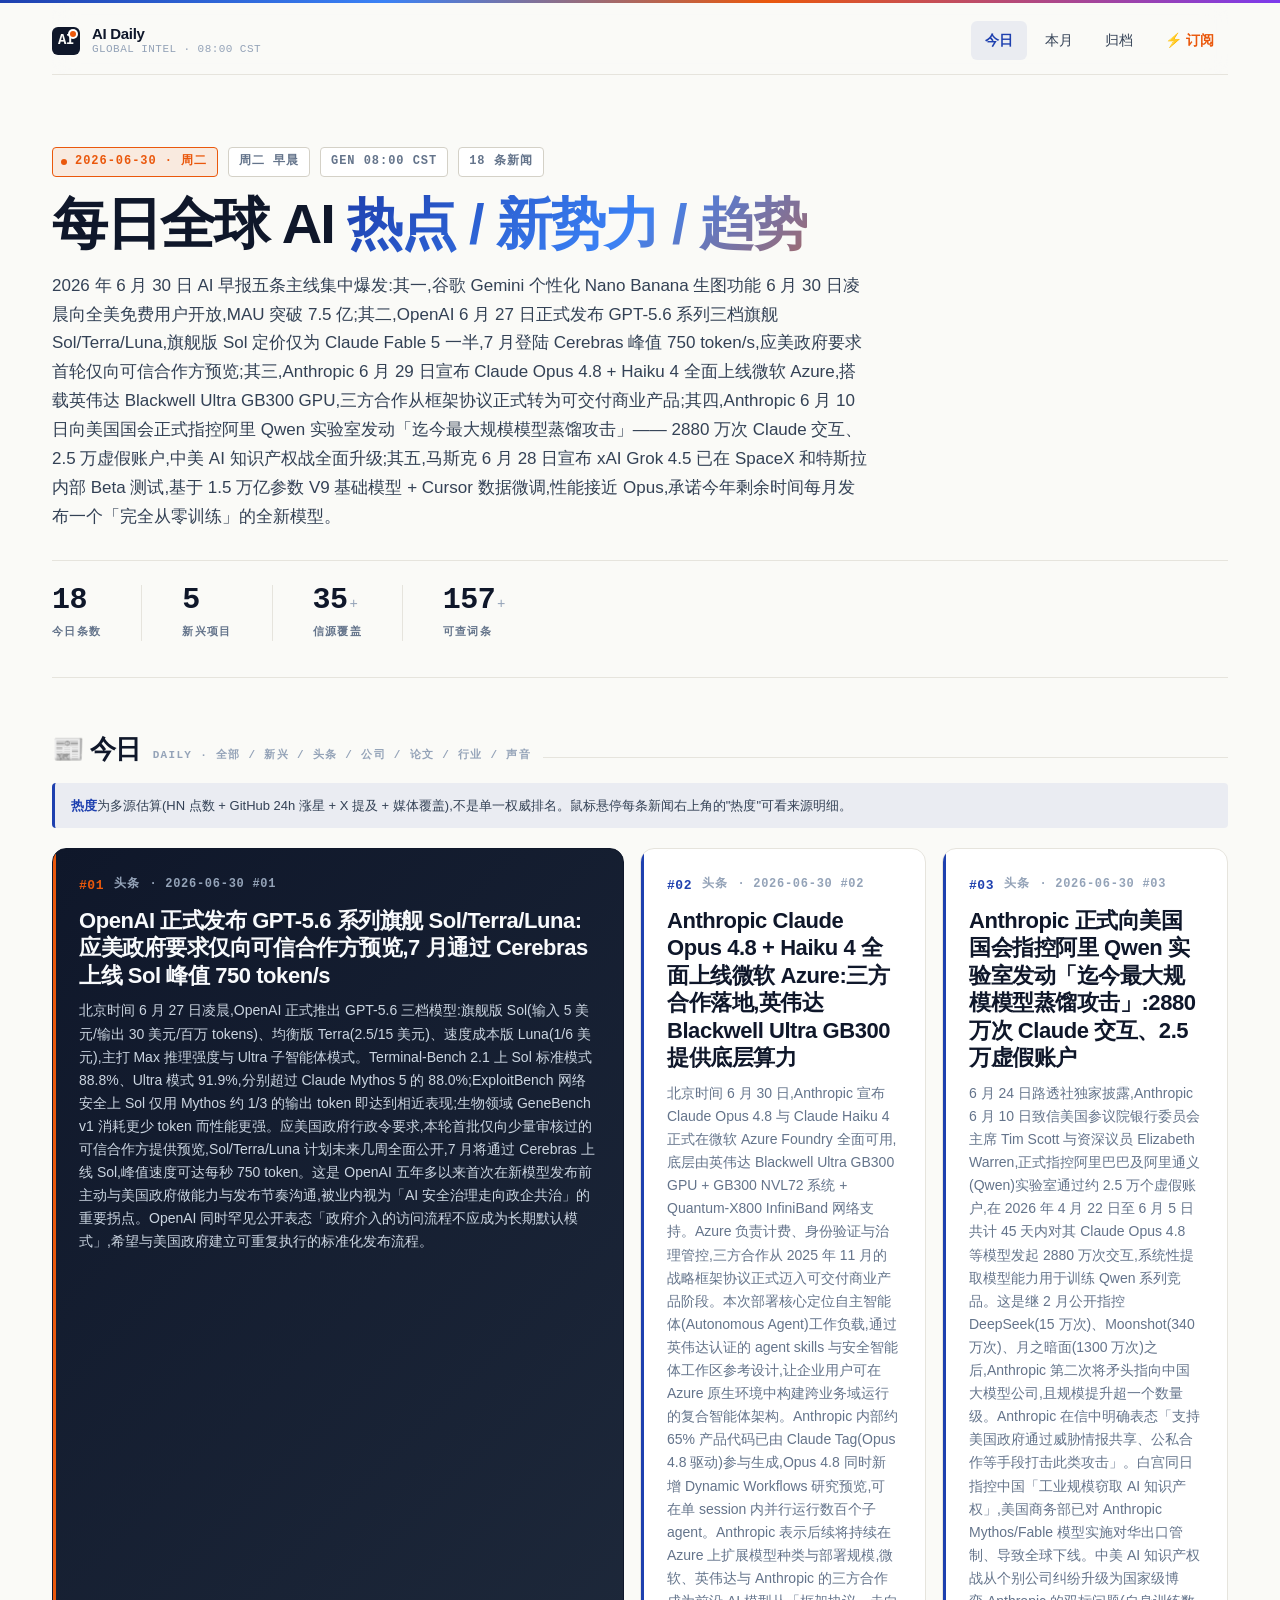
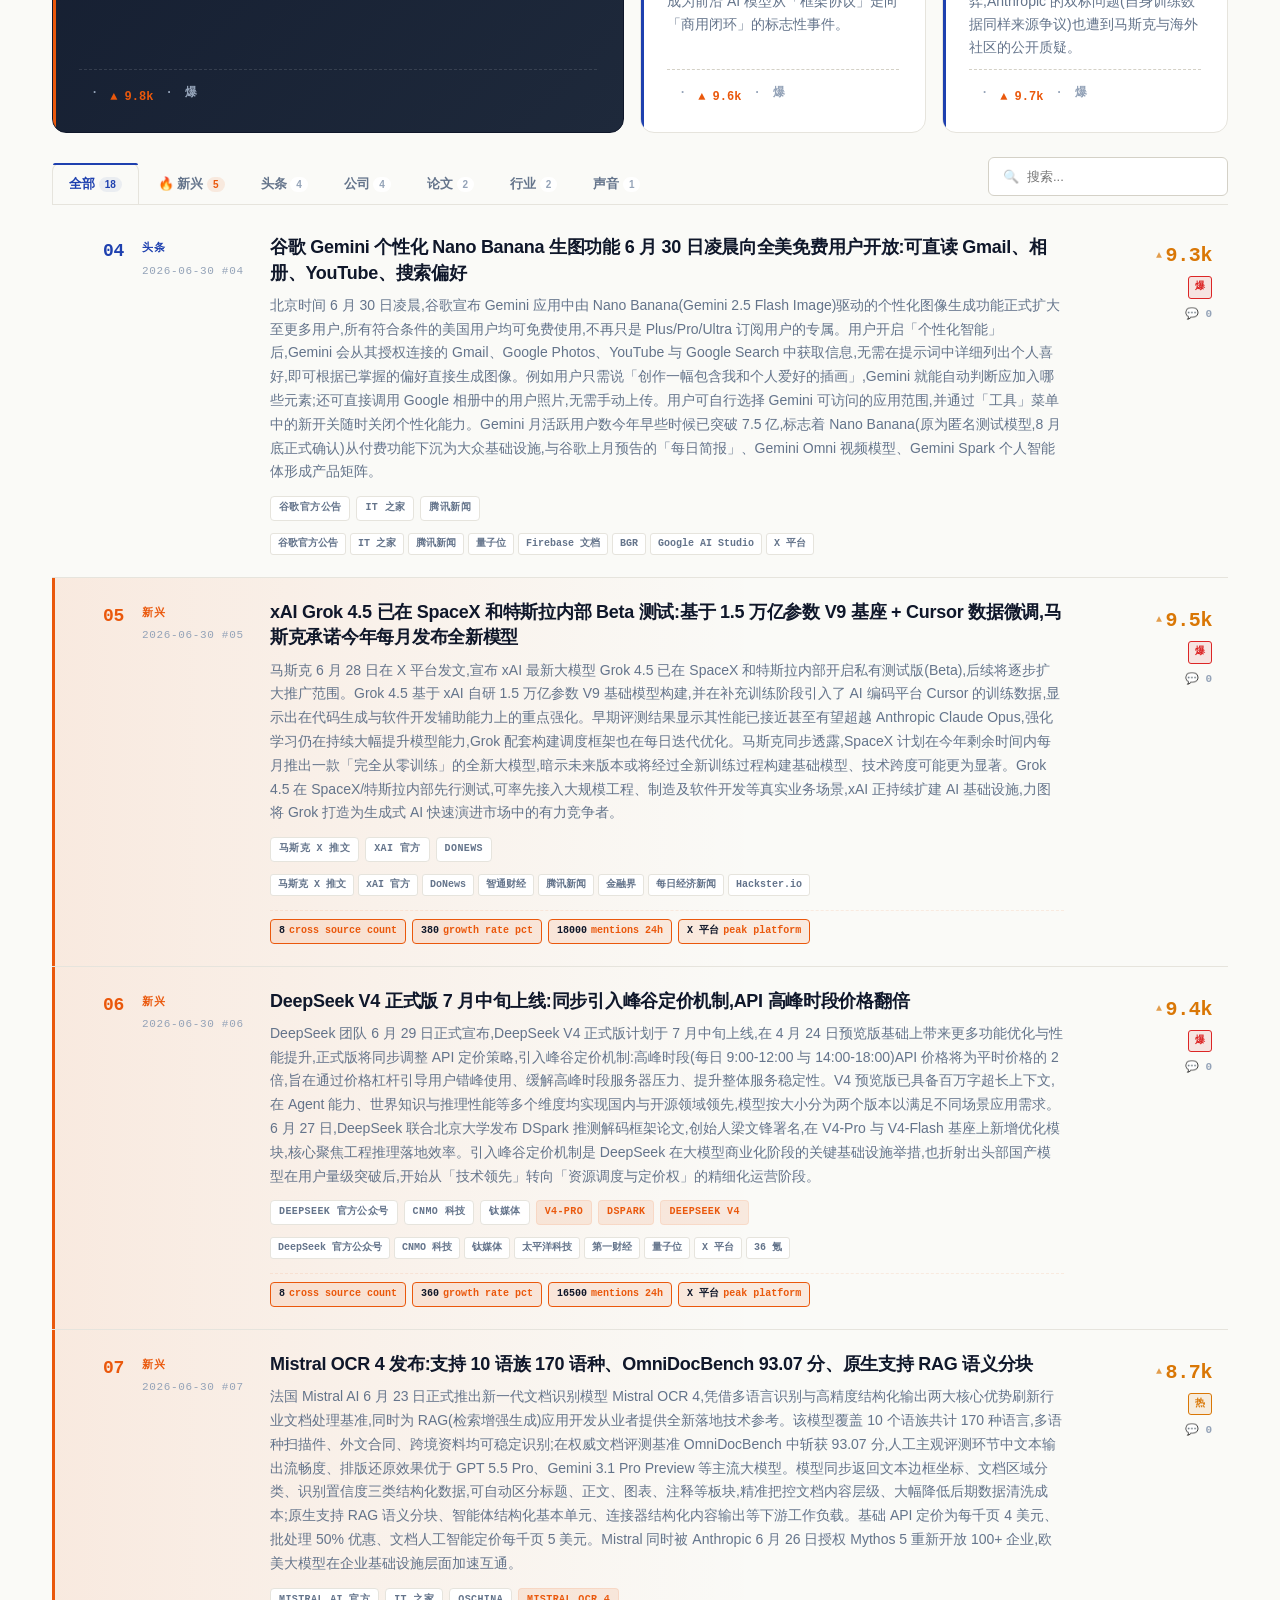
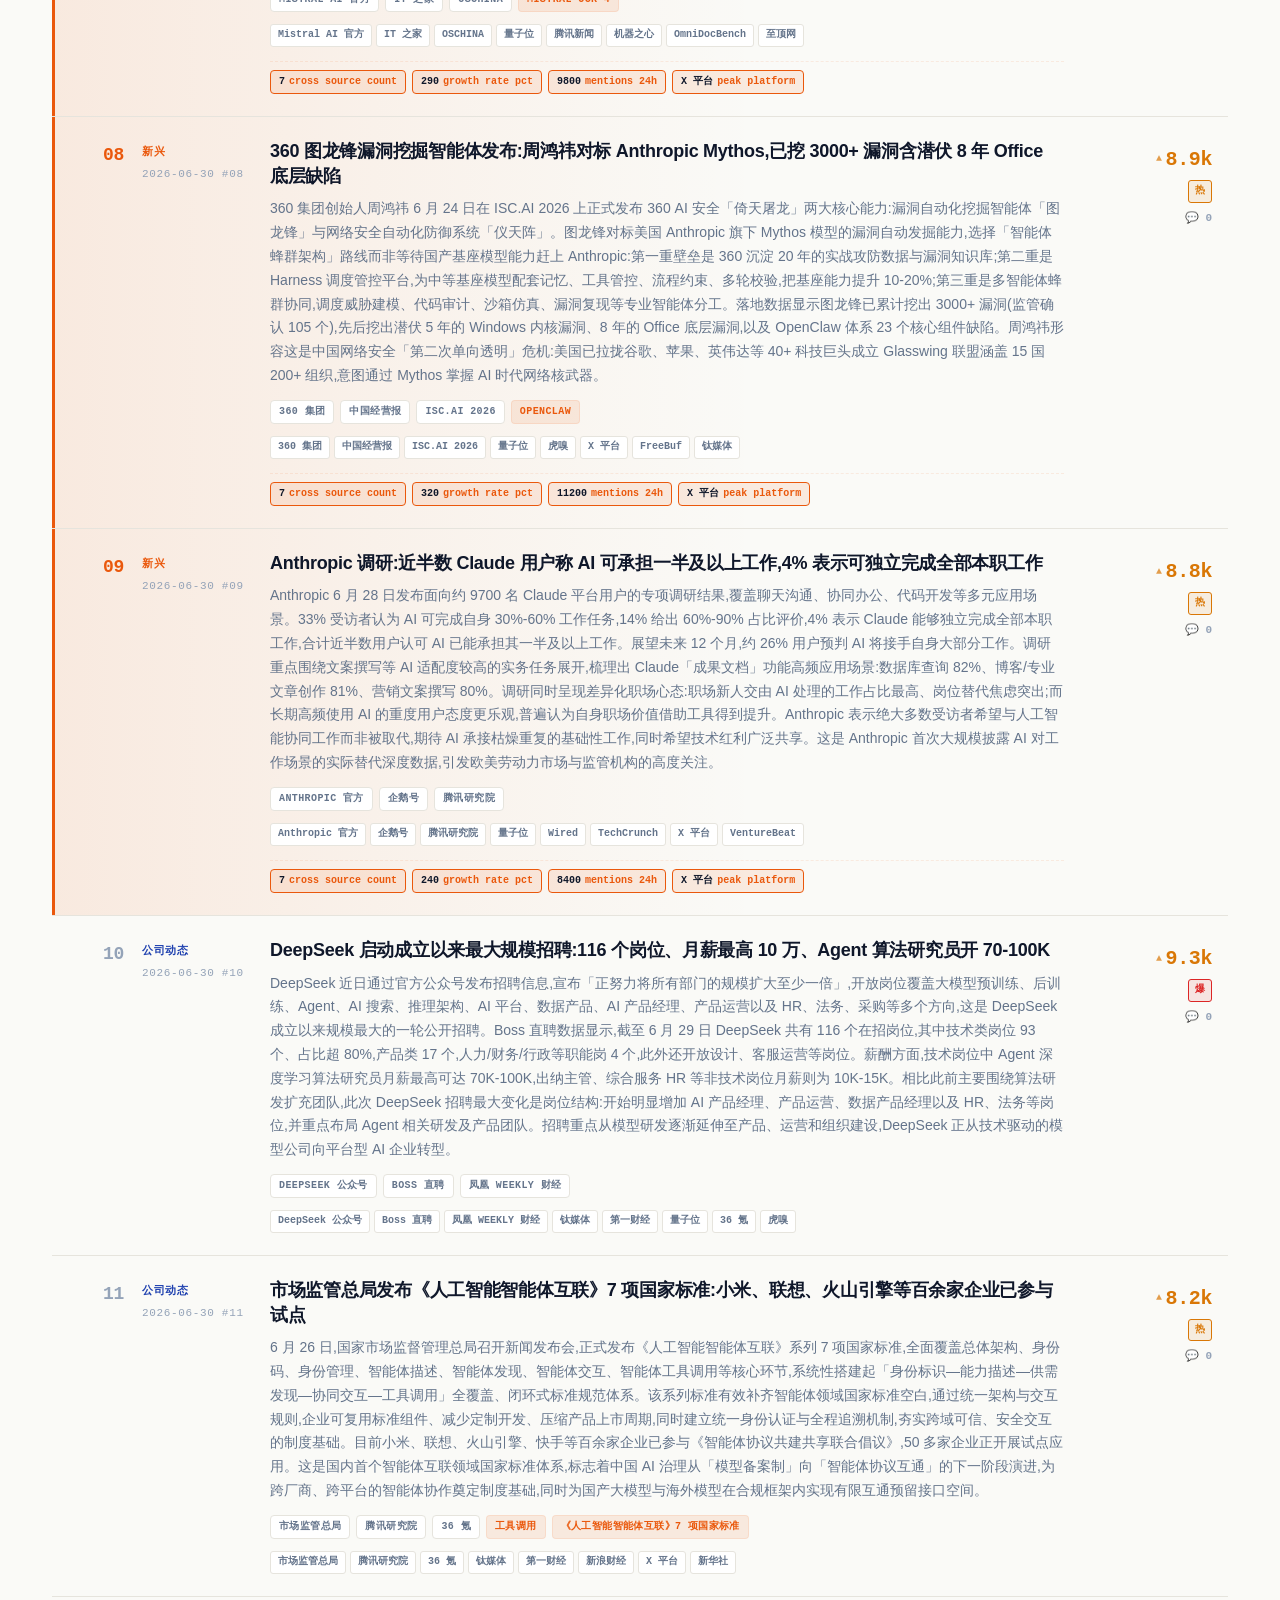
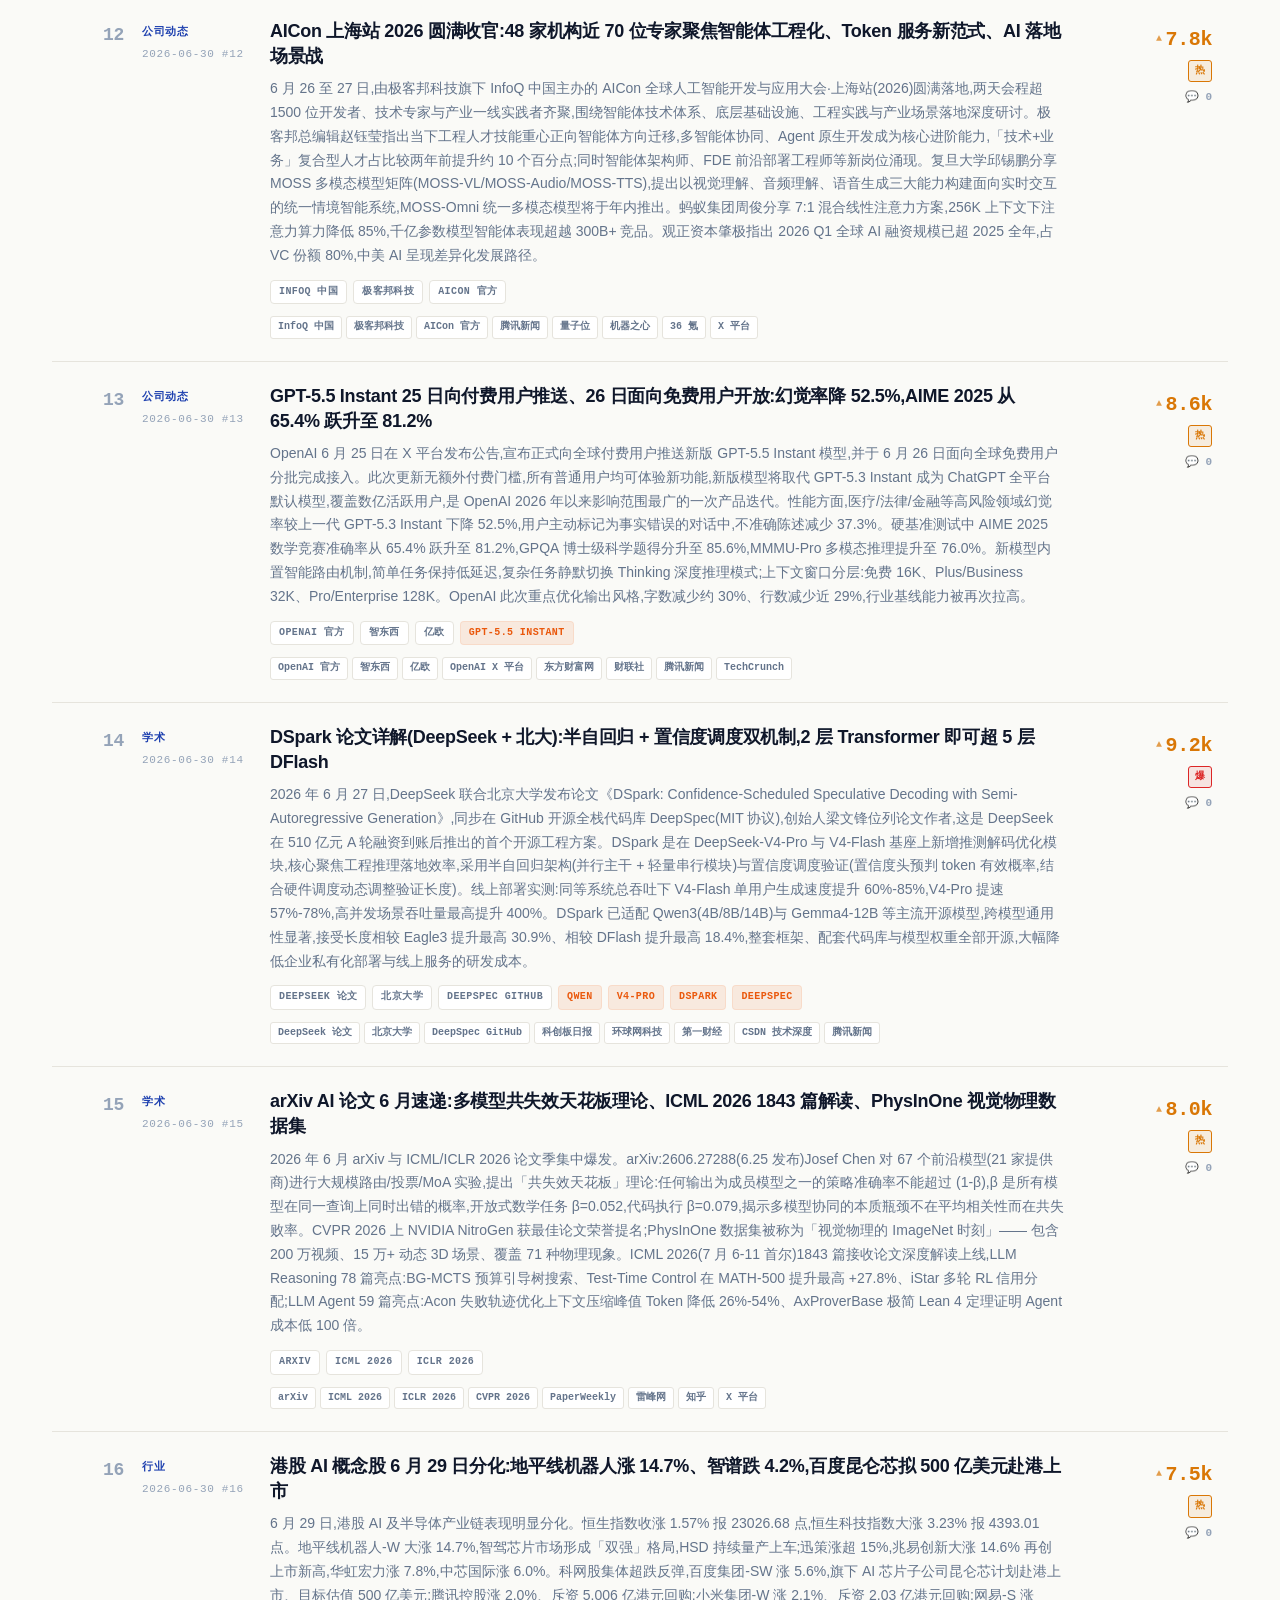
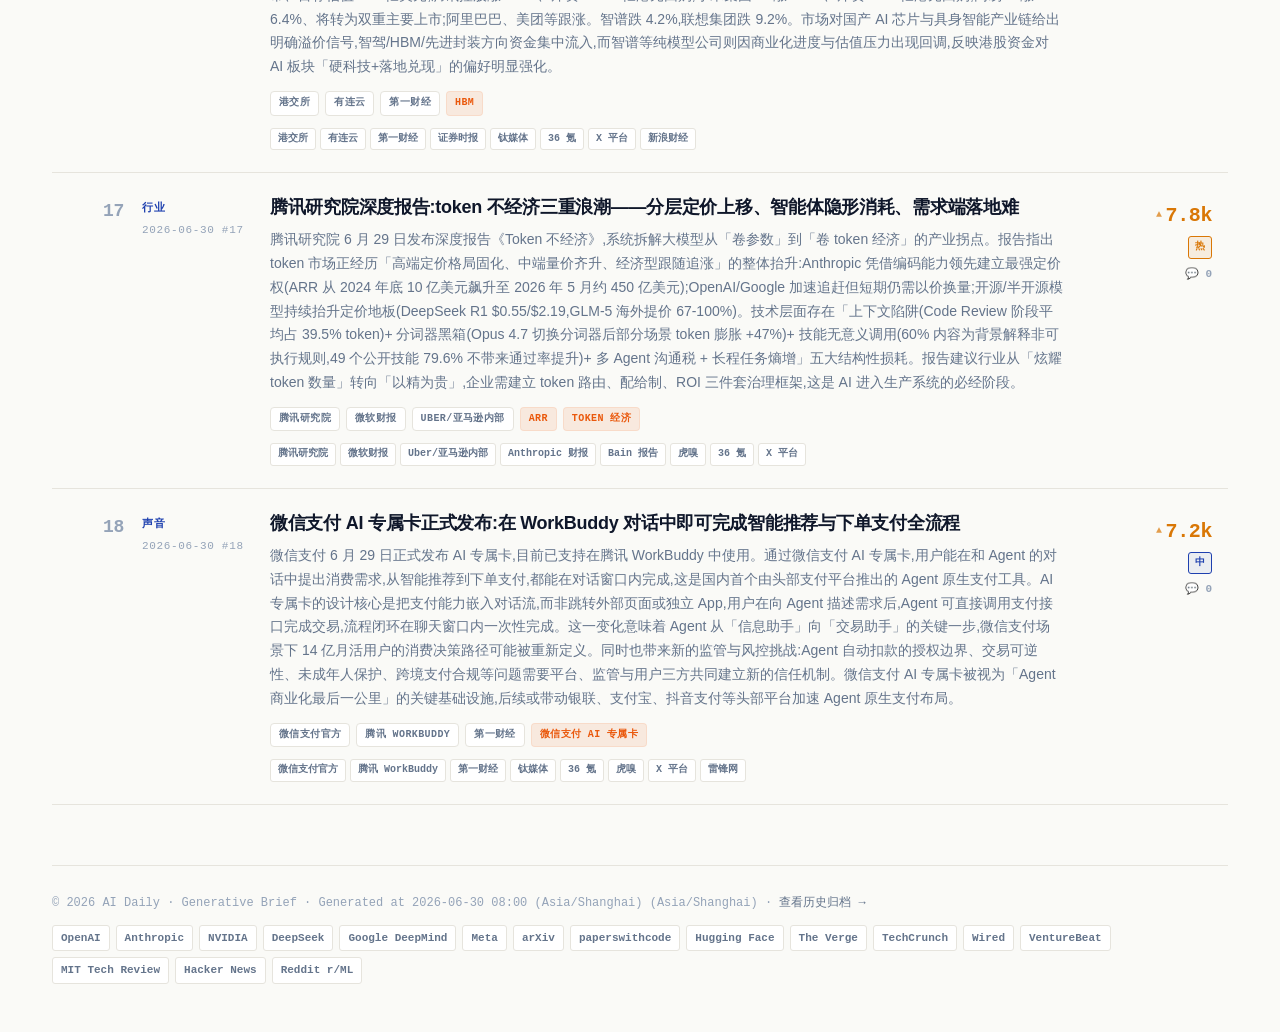
<file: index.html>
<!DOCTYPE html>
<html lang="zh-CN">
<head>
<meta charset="UTF-8">
<meta name="viewport" content="width=device-width, initial-scale=1.0">
<title>AI Daily · 全球 AI 早报</title>
<link rel="stylesheet" href="assets/style.css">
<link rel="alternate" type="application/rss+xml" title="AI Daily RSS Feed (XML)" href="feed.xml">
<link rel="alternate" type="application/atom+xml" title="AI Daily Atom Feed" href="feed.xml">
<link rel="alternate" type="application/json" title="AI Daily JSON Feed (LLM 友好)" href="feed.json">
<link rel="alternate" type="text/markdown" title="AI Daily Markdown Digest (LLM 友好)" href="digest.md">
<style>
  /* ---- index 专属:头部 3 大头条 + 列表 ---- */
  .headline-grid { display: grid; grid-template-columns: 2fr 1fr 1fr; gap: 16px; margin: 20px 0 8px; }
  .headline-card {
    background: var(--bg-2);
    border: 1px solid var(--line);
    border-radius: var(--radius-lg);
    padding: 24px 26px;
    position: relative;
    transition: 0.2s;
    display: flex;
    flex-direction: column;
    gap: 10px;
    text-decoration: none;
    color: var(--text);
    overflow: hidden;
  }
  .headline-card::before {
    content: "";
    position: absolute;
    left: 0; top: 0; bottom: 0;
    width: 3px;
    background: var(--blue);
  }
  .headline-card:hover { transform: translateY(-3px); box-shadow: var(--shadow-md); text-decoration: none; color: var(--text); border-color: var(--blue-soft-3); }
  .headline-card.feature {
    background: linear-gradient(135deg, #0f172a 0%, #1e293b 100%);
    color: #f8fafc;
    border-color: #0f172a;
  }
  .headline-card.feature::before { background: var(--orange); }
  .headline-card.feature h3 { color: #f8fafc; }
  .headline-card.feature .summary { color: #cbd5e1; }
  .headline-card.feature .meta { color: #94a3b8; border-top-color: rgba(255,255,255,0.12); }
  .headline-card.feature .rank { color: var(--orange); }
  .headline-card.feature:hover { box-shadow: 0 24px 48px -12px rgba(15, 23, 42, 0.5); }
  .headline-card .rank { font-family: var(--mono); font-size: 13px; color: var(--blue); font-weight: 700; letter-spacing: 0.04em; }
  .headline-card .meta-top { display: flex; gap: 10px; align-items: center; font-size: 12px; color: var(--text-mute); font-family: var(--mono); font-weight: 600; letter-spacing: 0.06em; text-transform: uppercase; }
  .headline-card h3 { font-size: 22px; font-weight: 800; line-height: 1.25; letter-spacing: -0.02em; margin: 0; }
  .headline-card .summary { font-size: 14px; line-height: 1.65; color: var(--text-dim); margin: 0; }
  .headline-card .meta { display: flex; gap: 12px; font-size: 12px; color: var(--text-mute); font-family: var(--mono); margin-top: auto; padding-top: 14px; border-top: 1px dashed var(--line-2); font-weight: 600; }
  .headline-card .heat { color: var(--orange); font-weight: 800; }

  @media (max-width: 900px) {
    .headline-grid { grid-template-columns: 1fr 1fr; }
    .headline-card.feature { grid-column: span 2; }
    .headline-card h3 { font-size: 18px; }
    .headline-card.feature h3 { font-size: 22px; }
  }
  @media (max-width: 600px) {
    .headline-grid { grid-template-columns: 1fr; }
    .headline-card.feature { grid-column: span 1; }
    .headline-card { padding: 18px 20px; }
  }

  /* ---- 列表 4 列 → 3 列(手机)---- */
  .news-list { display: flex; flex-direction: column; gap: 0; margin-top: 8px; }
  .news-item {
    display: grid;
    grid-template-columns: 56px 110px 1fr 130px;
    gap: 18px;
    padding: 22px 16px;
    border-bottom: 1px solid var(--line);
    align-items: start;
    transition: 0.15s;
    position: relative;
  }
  .news-item:hover { background: var(--bg-2); }
  .news-item:hover .title-link { color: var(--blue); }
  .news-item::before { content: ""; position: absolute; left: 0; top: 0; bottom: 0; width: 3px; background: transparent; transition: 0.15s; }
  .news-item:hover::before { background: var(--blue); }
  .news-item.is-rising { background: linear-gradient(90deg, var(--orange-soft) 0%, transparent 60%); }
  .news-item.is-rising::before { background: var(--orange); }
  .news-item.is-rising:hover::before { background: var(--orange); }

  .rank { font-family: var(--mono); font-size: 18px; color: var(--text-mute); text-align: right; padding-top: 2px; font-weight: 700; letter-spacing: -0.02em; }
  .news-item:nth-child(1) .rank, .news-item:nth-child(2) .rank, .news-item:nth-child(3) .rank { color: var(--blue); }
  .news-item.is-rising .rank { color: var(--orange); }

  .meta-cell { font-family: var(--mono); font-size: 11px; color: var(--text-mute); display: flex; flex-direction: column; gap: 4px; padding-top: 4px; text-transform: uppercase; letter-spacing: 0.06em; }
  .meta-cell .cat { color: var(--blue); font-weight: 700; }
  .meta-cell .cat.rising { color: var(--orange); }

  .body { display: flex; flex-direction: column; gap: 8px; min-width: 0; }
  .title-link { font-size: 18px; font-weight: 700; color: var(--text); text-decoration: none; line-height: 1.4; letter-spacing: -0.015em; transition: 0.15s; }
  .title-link:hover { color: var(--blue); text-decoration: none; }
  .summary { font-size: 14px; color: var(--text-dim); line-height: 1.7; }
  .tags { display: flex; gap: 6px; flex-wrap: wrap; margin-top: 4px; }
  .tag { font-family: var(--mono); font-size: 10px; padding: 3px 8px; background: var(--bg-2); color: var(--text-dim); border: 1px solid var(--line); border-radius: 4px; letter-spacing: 0.04em; text-transform: uppercase; font-weight: 600; }
  .tag.term { color: var(--orange); border-color: var(--orange-soft); background: var(--orange-soft); cursor: help; }
  .tag.term:hover { background: var(--orange); color: white; }
  .rising-inline { display: flex; gap: 6px; flex-wrap: wrap; margin-top: 6px; padding-top: 8px; border-top: 1px dashed var(--orange-soft); }
  .rising-metric { font-family: var(--mono); font-size: 10px; padding: 3px 8px; background: var(--orange-soft); color: var(--orange); border-radius: 4px; border: 1px solid var(--orange); font-weight: 700; }
  .rising-metric strong { color: var(--text); margin-right: 4px; }

  .heat { text-align: right; display: flex; flex-direction: column; gap: 4px; padding-top: 4px; cursor: help; position: relative; }
  .heat .h { font-family: var(--mono); font-size: 20px; color: var(--hot); font-weight: 800; display: flex; align-items: center; justify-content: flex-end; gap: 4px; letter-spacing: -0.02em; }
  .heat .h::before { content: "▲"; font-size: 10px; opacity: 0.7; }
  .heat .lvl { font-family: var(--mono); font-size: 10px; padding: 2px 6px; border-radius: 3px; display: inline-block; width: fit-content; margin-left: auto; font-weight: 700; }
  .heat .lvl.爆 { color: var(--red); background: rgba(220, 38, 38, 0.10); border: 1px solid var(--red); }
  .heat .lvl.热 { color: var(--hot); background: var(--hot-soft); border: 1px solid var(--hot); }
  .heat .lvl.中 { color: var(--blue); background: var(--blue-soft); border: 1px solid var(--blue); }
  .heat .lvl.新星 { color: var(--orange); background: var(--orange-soft); border: 1px solid var(--orange); }
  /* 事故 #015 修复:源标签不在 .heat 侧栏内显示,改在 .body 下方 .sources 独立行 */
  .heat .srcs { display: none; }
  .heat .c { color: var(--text-mute); font-size: 11px; font-family: var(--mono); margin-top: 2px; font-weight: 600; }

  .glossary-pop, .heat-pop { position: fixed; z-index: 1000; display: none; pointer-events: none; }
  .glossary-pop.show, .heat-pop.show { display: block; }
  .glossary-pop { max-width: 380px; background: var(--bg-2); border: 1px solid var(--blue); border-radius: 8px; padding: 18px; box-shadow: var(--shadow-lg); }
  .gp-cat { font-family: var(--mono); font-size: 11px; color: var(--blue); text-transform: uppercase; letter-spacing: 0.1em; margin-bottom: 6px; font-weight: 700; }
  .gp-name { font-size: 18px; font-weight: 800; color: var(--text); margin-bottom: 8px; letter-spacing: -0.02em; }
  .gp-summary { font-size: 13px; color: var(--text); line-height: 1.6; margin-bottom: 8px; }
  .gp-detail { font-size: 12px; color: var(--text-dim); line-height: 1.6; }
  .gp-links { display: flex; gap: 6px; margin-top: 12px; padding-top: 12px; border-top: 1px solid var(--line); flex-wrap: wrap; }
  .gp-links a { font-family: var(--mono); font-size: 11px; color: var(--blue); text-decoration: none; padding: 4px 8px; border: 1px solid var(--blue-soft-3); border-radius: 4px; font-weight: 600; }
  .gp-links a:hover { background: var(--blue-soft); }
  .heat-pop { max-width: 320px; background: var(--bg-2); border: 1px solid var(--hot); border-radius: 8px; padding: 12px 14px; box-shadow: var(--shadow-lg); font-family: var(--mono); font-size: 11px; }
  .heat-pop .title { color: var(--hot); margin-bottom: 6px; font-weight: 700; }
  .heat-pop .breakdown { color: var(--text); line-height: 1.6; }
  .heat-pop .note { color: var(--text-mute); margin-top: 6px; padding-top: 6px; border-top: 1px solid var(--line); }

  .tab .count { font-size: 10px; color: var(--text-mute); padding: 2px 6px; background: var(--bg-2); border-radius: 100px; font-weight: 600; }
  .tab.active .count { color: var(--blue); background: var(--blue-soft); }
  .tab.rising .count { color: var(--orange); background: var(--orange-soft); }
  .tab.rising.active .count { color: var(--orange); }
  .tab-spacer { flex: 1; }
  .search { display: flex; align-items: center; gap: 8px; background: var(--bg-2); border: 1px solid var(--line-2); border-radius: 6px; padding: 8px 14px; min-width: 240px; margin-bottom: 8px; }
  .search input { background: none; border: none; outline: none; color: var(--text); font-family: var(--sans); font-size: 13px; width: 100%; }
  .search::before { content: "🔍"; font-size: 13px; opacity: 0.5; }

  .source-list { display: flex; gap: 6px; flex-wrap: wrap; }
  .src { padding: 3px 8px; background: var(--bg-2); border: 1px solid var(--line); border-radius: 3px; font-size: 11px; color: var(--text-dim); font-family: var(--mono); font-weight: 600; }

  @media (max-width: 600px) {
    .news-item { grid-template-columns: 32px 1fr 60px; gap: 10px; padding: 18px 8px; }
    .news-item .meta-cell { display: none; }
    .title-link { font-size: 15px; }
    .summary { font-size: 13px; }
    .heat .h { font-size: 14px; }
    .heat .lvl { font-size: 9px; padding: 1px 4px; }
    .heat .srcs { display: none; }
    .heat .c { font-size: 9px; }
    .sources .src-tag { font-size: 9px; padding: 1px 5px; }
    .search { min-width: 160px; padding: 6px 10px; }
  }
</style>
</head>
<body>

<div class="top-stripe"></div>

<div class="wrap">

  <header>
    <a href="index.html" class="logo">
      <span class="logo-mark">AI</span>
      <span class="logo-text">
        <span class="t1">AI Daily</span>
        <span class="t2">Global Intel · 08:00 CST</span>
      </span>
    </a>
    <button class="nav-toggle" id="nav-toggle" aria-label="菜单">≡</button>
    <nav class="nav" id="nav">
      <a href="index.html" class="active">今日</a>
      <a href="monthly.html">本月</a>
      <a href="archive.html">归档</a>
      <a href="feed.html" class="rss-link">⚡ 订阅</a>
    </nav>
  </header>

  <section class="hero" id="daily">
    <div class="hero-meta">
      <span class="pill live" id="date-pill">加载中</span>
      <span class="pill" id="weekday-pill">—</span>
      <span class="pill">GEN 08:00 CST</span>
      <span class="pill" id="item-count-pill">— 条</span>
    </div>
    <h1>每日全球 AI <span class="hl">热点 / 新势力 / 趋势</span></h1>
    <p class="lead" id="summary-text">加载中...</p>
    <div class="hero-stats">
      <div class="stat"><div class="v" id="stat-total">—</div><div class="l">今日条数</div></div>
      <div class="stat"><div class="v" id="stat-rising">—</div><div class="l">新兴项目</div></div>
      <div class="stat"><div class="v"><span id="stat-source">—</span><span class="unit">+</span></div><div class="l">信源覆盖</div></div>
      <div class="stat"><div class="v"><span id="stat-terms">—</span><span class="unit">+</span></div><div class="l">可查词条</div></div>
    </div>
  </section>

  <div class="section-head">
    <h2>📰 今日</h2>
    <span class="sub">DAILY · 全部 / 新兴 / 头条 / 公司 / 论文 / 行业 / 声音</span>
    <span class="line"></span>
  </div>
  <div class="heat-note">
    <strong>热度</strong>为多源估算(HN 点数 + GitHub 24h 涨星 + X 提及 + 媒体覆盖),不是单一权威排名。鼠标悬停每条新闻右上角的"热度"可看来源明细。
  </div>

  <div id="headline-grid" class="headline-grid"></div>

  <div class="tabs" id="tabs"></div>
  <div class="news-list" id="news-list"></div>

  <footer id="archive">
    <div>© 2026 AI Daily · Generative Brief · Generated at <span id="gen-time">—</span> (Asia/Shanghai) · <a href="archive.html">查看历史归档 →</a></div>
    <div class="source-list" id="sources"></div>
  </footer>

</div>

<div class="glossary-pop" id="glossary-pop">
  <div class="gp-cat" id="gp-cat"></div>
  <div class="gp-name" id="gp-name"></div>
  <div class="gp-summary" id="gp-summary"></div>
  <div class="gp-detail" id="gp-detail"></div>
  <div class="gp-links" id="gp-links"></div>
</div>

<div class="heat-pop" id="heat-pop">
  <div class="title" id="hp-title"></div>
  <div class="breakdown" id="hp-breakdown"></div>
  <div class="note" id="hp-note"></div>
</div>

<script>
const DATA_URL = "data/news.json";
const TERMS_URL = "data/terms.json";

let ALL_ITEMS = [];
let ALL_TERMS = {};
let ACTIVE_CAT = "all";
let SEARCH_Q = "";

const CATEGORY_LABELS = {
  headline: "头条", company: "公司动态", paper: "学术", industry: "行业", social: "声音", rising: "新兴"
};

const SOURCE_LABELS = {
  hn: "HN", x: "X", github: "GH", reddit: "Reddit", ph: "PH", media: "媒体", paper: "论文"
};

const TAB_DEFS = [
  { key: "all",      label: "全部",     countKey: null },
  { key: "rising",   label: "🔥 新兴",  countKey: "rising",   rising: true },
  { key: "headline", label: "头条",     countKey: "headline" },
  { key: "company",  label: "公司",     countKey: "company"  },
  { key: "paper",    label: "论文",     countKey: "paper"    },
  { key: "industry", label: "行业",     countKey: "industry" },
  { key: "social",   label: "声音",     countKey: "social"   },
];

async function load() {
  const [newsRes, termsRes] = await Promise.all([fetch(DATA_URL), fetch(TERMS_URL)]);
  const news = await newsRes.json();
  ALL_TERMS = await termsRes.json();
  ALL_ITEMS = normalize(news);

  document.getElementById("date-pill").textContent = `${news.date} · ${news.weekday}`;
  document.getElementById("weekday-pill").textContent = `${news.weekday} 早晨`;
  document.getElementById("item-count-pill").textContent = `${news.items.length} 条新闻`;
  document.getElementById("summary-text").textContent = news.summary;
  document.getElementById("stat-total").textContent = news.items.length;
  document.getElementById("stat-rising").textContent = (news.stats.by_category.rising || 0);
  document.getElementById("stat-source").textContent = 35;
  document.getElementById("stat-terms").textContent = Object.keys(ALL_TERMS).length || 30;
  document.getElementById("gen-time").textContent = news.generated_at || news.date;
  document.title = `AI Daily · ${news.date} · 全球 AI 早报`;

  renderHeadlines(ALL_ITEMS);
  renderTabs(news.stats.by_category);
  renderNews();
  renderSources();
  bindTermHover();
  bindHeatHover();
  bindNavToggle();
}

function escapeHTML(s) { return String(s).replace(/[&<>"']/g, c => ({ "&": "&amp;", "<": "&lt;", ">": "&gt;", '"': "&quot;", "'": "&#39;" })[c]); }

// 补齐旧 news.json 缺失字段 + 给 terms.json 中存在的词条填上 terms 标签
// 容错:tags/terms/time/rank 旧归档里可能没有
function normalize(news) {
  const dateStr = news.date;
  const termKeys = Object.keys(ALL_TERMS || {});
  // 返回 items 数组(不是 news 对象) — 调用者期望 ALL_ITEMS 是数组
  return (news.items || []).map((it, i) => {
      const id = it.id || `x${i+1}`;
      // 序号:全局序号(1-18)
      const rank = it.rank || (i + 1);
      // time:从 date + id 拼接,例:2026-06-10 #01
      const time = it.time || (dateStr + ' #' + String(i+1).padStart(2, '0'));
      // tags:从 heat.sources 复制前几个,加上常见分类标签
      const sources = (it.heat && it.heat.sources) || [];
      const tags = (it.tags && it.tags.length > 0) ? it.tags : sources.slice(0, 3);
      // terms:扫 title+summary 找 terms.json 里出现的词
      const blob = (it.title + ' ' + (it.summary || '')).toLowerCase();
      const terms = (it.terms && it.terms.length > 0) ? it.terms
        : termKeys.filter(k => blob.includes(k.toLowerCase())).slice(0, 4);
      return { ...it, id, rank, time, tags, terms };
    });
}


function bindNavToggle() {
  const btn = document.getElementById("nav-toggle");
  const nav = document.getElementById("nav");
  if (!btn) return;
  btn.addEventListener("click", () => nav.classList.toggle("open"));
  nav.querySelectorAll("a").forEach(a => a.addEventListener("click", () => nav.classList.remove("open")));
}

function renderHeadlines(items) {
  const grid = document.getElementById("headline-grid");
  // 取前 3 条 headline(优先),如果没有就取前 3 条
  const top3 = items.filter(i => i.category === "headline").slice(0, 3);
  const useItems = top3.length === 3 ? top3 : items.slice(0, 3);
  if (useItems.length < 3) {
    grid.style.display = "none";
    return;
  }
  grid.innerHTML = useItems.map((it, i) => {
    const heat = it.heat || {};
    const isFeature = i === 0;
    return `
      <a class="headline-card ${isFeature ? 'feature' : ''}" href="archive-view.html?date=${escapeHTML(it.time)}" data-id="${it.id}">
        <div class="meta-top">
          <span class="rank">#${(it.rank || (i+1)).toString().padStart(2, "0")}</span>
          <span>${CATEGORY_LABELS[it.category] || it.category}</span>
          <span>· ${it.time}</span>
        </div>
        <h3>${highlight(it.title)}</h3>
        <p class="summary">${highlight(it.summary)}</p>
        <div class="meta">
          <span>${escapeHTML((it.source || "").split(" / ")[0] || "")}</span>
          <span>·</span>
          <span class="heat">▲ ${formatNumber(heat.score || 0)}</span>
          <span>·</span>
          <span>${escapeHTML(heat.level || "中")}</span>
        </div>
      </a>
    `;
  }).join("");
}

function renderTabs(byCat) {
  const wrap = document.getElementById("tabs");
  wrap.innerHTML = TAB_DEFS.map(t => {
    const count = t.countKey === null ? ALL_ITEMS.length : (byCat[t.countKey] || 0);
    return `<button class="tab ${t.rising ? 'rising' : ''} ${t.key === ACTIVE_CAT ? 'active' : ''}" data-cat="${t.key}">${t.label} <span class="count">${count}</span></button>`;
  }).join("") + `<span class="tab-spacer"></span>
    <div class="search"><input type="text" placeholder="搜索..." id="search-input"></div>`;

  wrap.querySelectorAll(".tab").forEach(btn => {
    btn.addEventListener("click", () => {
      ACTIVE_CAT = btn.dataset.cat;
      wrap.querySelectorAll(".tab").forEach(b => b.classList.remove("active"));
      btn.classList.add("active");
      renderNews();
    });
  });
  const input = document.getElementById("search-input");
  let timer;
  input.addEventListener("input", e => {
    clearTimeout(timer);
    timer = setTimeout(() => {
      SEARCH_Q = e.target.value.trim();
      renderNews();
    }, 200);
  });
}

function renderNews() {
  const list = document.getElementById("news-list");
  const filtered = ALL_ITEMS.filter(it => {
    if (ACTIVE_CAT !== "all" && it.category !== ACTIVE_CAT) return false;
    if (SEARCH_Q) {
      const q = SEARCH_Q.toLowerCase();
      const blob = (it.title + " " + it.summary + " " + (it.tags || []).join(" ") + " " + (it.terms || []).join(" ")).toLowerCase();
      if (!blob.includes(q)) return false;
    }
    return true;
  });
  // 列表里跳过前 3 个 headline(已经在顶部头条卡展示)
  const isAll = ACTIVE_CAT === "all";
  const listItems = isAll ? filtered.slice(3) : filtered;
  list.innerHTML = listItems.map(it => {
    const isRising = it.category === "rising";
    const tagsHTML = (it.tags || []).slice(0, 4).map(t => `<span class="tag">${escapeHTML(t)}</span>`).join("");
    const termsHTML = (it.terms || []).map(t => `<span class="tag term" data-term="${escapeHTML(t)}">${escapeHTML(t)}</span>`).join("");
    const heat = it.heat || {};
    const sourcesHTML = (heat.sources || []).map(s => `<span class="src-tag">${escapeHTML(SOURCE_LABELS[s] || s)}</span>`).join("");
    const risingInline = isRising && it.rising_metrics
      ? `<div class="rising-inline">${Object.entries(it.rising_metrics).map(([k, v]) =>
            `<span class="rising-metric"><strong>${escapeHTML(v)}</strong>${escapeHTML(k.replace(/_/g, " "))}</span>`
          ).join("")}</div>`
      : "";

    return `
      <article class="news-item ${isRising ? "is-rising" : ""}" data-id="${it.id}">
        <div class="rank">${String(it.rank || 0).padStart(2, "0")}</div>
        <div class="meta-cell">
          <span class="cat ${isRising ? "rising" : ""}">${CATEGORY_LABELS[it.category] || it.category}</span>
          <span>${it.time}</span>
        </div>
        <div class="body">
          <a class="title-link" href="archive-view.html?date=${escapeHTML(it.time)}">${highlight(it.title)}</a>
          <div class="summary">${highlight(it.summary)}</div>
          <div class="tags">${tagsHTML}${termsHTML}</div>
          <div class="sources">${sourcesHTML}</div>
          ${risingInline}
        </div>
        <div class="heat" data-id="${it.id}">
          <div class="h">${formatNumber(heat.score || 0)}</div>
          <span class="lvl ${escapeHTML(heat.level || "中")}">${escapeHTML(heat.level || "中")}</span>
          <div class="srcs">${sourcesHTML}</div>
          <div class="c">💬 ${it.comments || 0}</div>
        </div>
      </article>
    `;
  }).join("") || `<div style="padding:60px 0;color:var(--text-mute);font-family:var(--mono);">没有匹配的内容</div>`;
}

function formatNumber(n) {
  if (n >= 1000) return (n / 1000).toFixed(1) + "k";
  return n.toString();
}

function highlight(text) {
  if (!SEARCH_Q) return escapeHTML(text);
  const safe = escapeHTML(text);
  const re = new RegExp(SEARCH_Q.replace(/[.*+?^${}()|[\]\\]/g, "\\$&"), "ig");
  return safe.replace(re, m => `<mark style="background:var(--blue-soft-3);color:var(--blue-2);padding:0 2px;border-radius:2px;">${m}</mark>`);
}

function renderSources() {
  const sources = [
    "OpenAI", "Anthropic", "NVIDIA", "DeepSeek", "Google DeepMind", "Meta",
    "arXiv", "paperswithcode", "Hugging Face",
    "The Verge", "TechCrunch", "Wired", "VentureBeat", "MIT Tech Review",
    "Hacker News", "Reddit r/ML", "Reddit r/LocalLLaMA", "GitHub Trending", "Product Hunt", "X/Twitter",
    "机器之心", "量子位", "新智元", "智东西", "PaperWeekly", "36氪", "澎湃",
    "Polymarket", "WSJ", "CNBC", "The Decoder"
  ];
  document.getElementById("sources").innerHTML = sources.slice(0, 16).map(s => `<span class="src">${s}</span>`).join("");
}

function bindTermHover() {
  const pop = document.getElementById("glossary-pop");
  document.addEventListener("mouseover", e => {
    const el = e.target.closest(".tag.term");
    if (!el) return;
    const key = el.dataset.term;
    const term = ALL_TERMS[key];
    if (!term) return;
    document.getElementById("gp-cat").textContent = term.category || "TERM";
    document.getElementById("gp-name").textContent = term.name || key;
    document.getElementById("gp-summary").textContent = term.summary || "";
    document.getElementById("gp-detail").textContent = term.detail || "";
    const links = document.getElementById("gp-links");
    links.innerHTML = (term.links || []).map(l => `<a href="${l.url}" target="_blank" rel="noopener">${escapeHTML(l.label)} ↗</a>`).join("") || '<span style="font-size:11px;color:var(--text-mute);font-family:var(--mono);">没有外部链接</span>';
    pop.classList.add("show");
    positionPop(e, pop, 400);
  });
  document.addEventListener("mousemove", e => {
    if (!pop.classList.contains("show")) return;
    positionPop(e, pop, 400);
  });
  document.addEventListener("mouseout", e => {
    const el = e.target.closest(".tag.term");
    if (el) pop.classList.remove("show");
  });
}

function bindHeatHover() {
  const pop = document.getElementById("heat-pop");
  document.addEventListener("mouseover", e => {
    const el = e.target.closest(".heat");
    if (!el) return;
    const id = el.dataset.id;
    const it = ALL_ITEMS.find(x => x.id === id);
    if (!it) return;
    const heat = it.heat || {};
    document.getElementById("hp-title").textContent = `▲ ${formatNumber(heat.score || 0)} · ${heat.level || "中"}`;
    document.getElementById("hp-breakdown").textContent = heat.breakdown || "无明细";
    document.getElementById("hp-note").textContent = `数据来源:${(heat.sources || []).map(s => SOURCE_LABELS[s] || s).join(" + ")} · 综合估算,非权威排名`;
    pop.classList.add("show");
    positionPop(e, pop, 360);
  });
  document.addEventListener("mousemove", e => {
    if (!pop.classList.contains("show")) return;
    positionPop(e, pop, 360);
  });
  document.addEventListener("mouseout", e => {
    const el = e.target.closest(".heat");
    if (el) pop.classList.remove("show");
  });
}

function positionPop(e, pop, maxW) {
  maxW = maxW || 400;
  const x = e.clientX + 16;
  const y = e.clientY + 16;
  const w = pop.offsetWidth || maxW;
  const h = pop.offsetHeight || 200;
  const maxX = window.innerWidth - w - 12;
  const maxY = window.innerHeight - h - 12;
  pop.style.left = Math.min(x, maxX) + "px";
  pop.style.top = Math.min(y, maxY) + "px";
}

load();
</script>
</body>
</html>
</file>
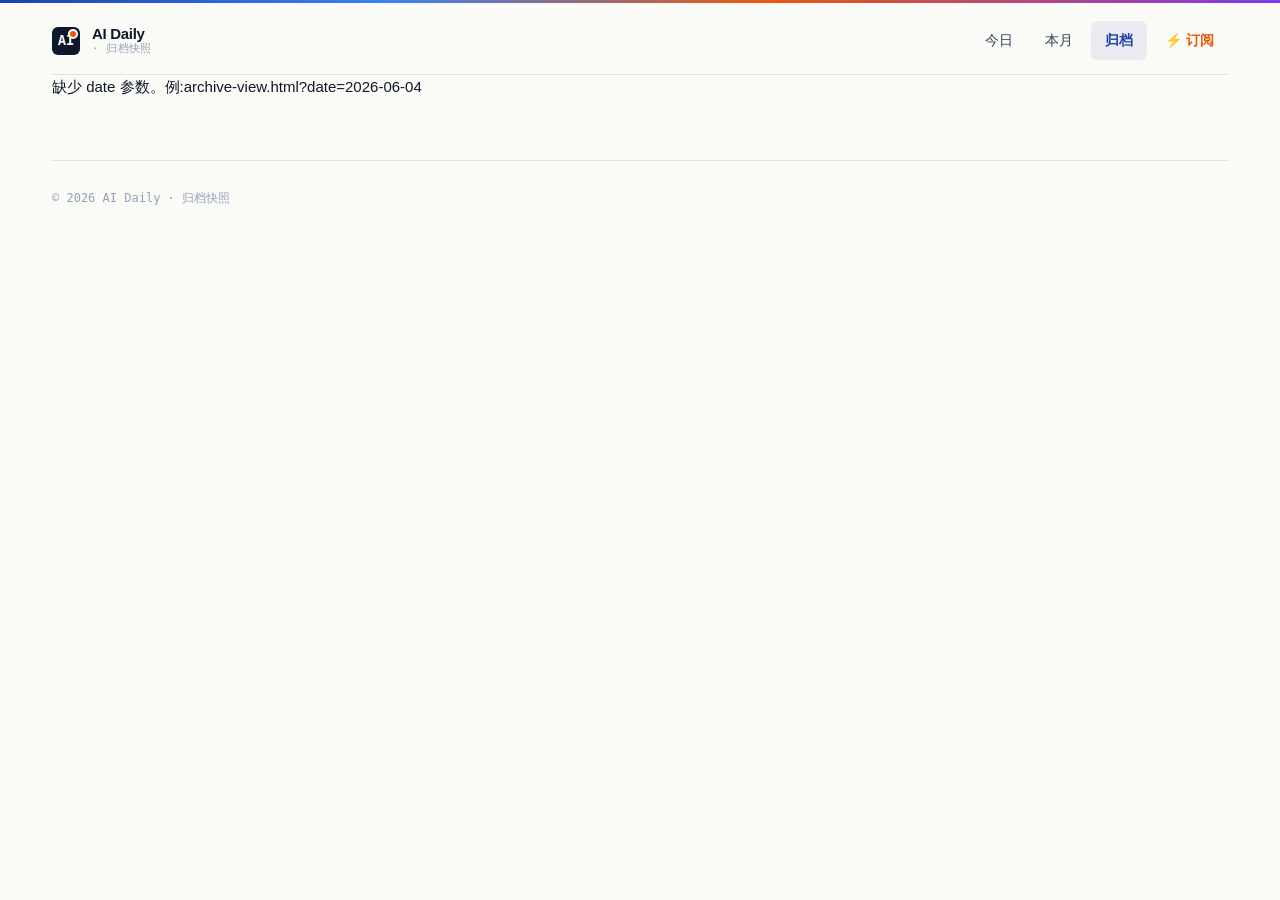
<file: archive-view.html>
<!DOCTYPE html>
<html lang="zh-CN">
<head>
<meta charset="UTF-8">
<meta name="viewport" content="width=device-width, initial-scale=1.0">
<title>AI Daily · 快照</title>
<link rel="stylesheet" href="assets/style.css">
<style>
  .badge {
    display: inline-block;
    font-family: var(--mono);
    font-size: 11px;
    padding: 3px 8px;
    background: var(--orange-soft);
    color: var(--orange);
    border: 1px solid var(--orange);
    border-radius: 4px;
    margin-left: 8px;
    text-transform: uppercase;
    letter-spacing: 0.08em;
    font-weight: 600;
  }

  .news-list { display: flex; flex-direction: column; gap: 0; border-top: 1px solid var(--line); }
  .news-item {
    display: grid;
    grid-template-columns: 60px 1fr 140px;
    gap: 16px;
    padding: 20px 16px;
    border-bottom: 1px solid var(--line);
    align-items: start;
    position: relative;
  }
  .news-item.is-rising { background: linear-gradient(90deg, var(--orange-soft), transparent 30%); }
  .news-item.is-rising::before { content: ""; position: absolute; left: 0; top: 0; bottom: 0; width: 2px; background: var(--orange); }
  .rank { font-family: var(--mono); font-size: 18px; color: var(--text-mute); text-align: right; padding-top: 2px; font-weight: 600; }
  .news-item:nth-child(1) .rank, .news-item:nth-child(2) .rank, .news-item:nth-child(3) .rank { color: var(--blue); }
  .news-item.is-rising .rank { color: var(--orange); }
  .body { display: flex; flex-direction: column; gap: 6px; min-width: 0; }
  .body .title { font-size: 16px; font-weight: 600; line-height: 1.4; }
  .body .summary { font-size: 14px; color: var(--text-dim); line-height: 1.7; }
  .body .tags { display: flex; gap: 4px; flex-wrap: wrap; margin-top: 4px; }
  .body .tag { font-family: var(--mono); font-size: 10px; padding: 2px 6px; background: var(--bg-2); color: var(--text-mute); border-radius: 3px; text-transform: uppercase; }
  .heat { text-align: right; font-family: var(--mono); }
  .heat .h { font-size: 14px; color: var(--hot); font-weight: 700; }
  .heat .lvl { font-size: 9px; padding: 1px 5px; border-radius: 3px; display: inline-block; margin-top: 2px; font-weight: 600; }
  .heat .lvl.爆 { color: var(--red); border: 1px solid var(--red); }
  .heat .lvl.热 { color: var(--hot); border: 1px solid var(--hot); }
  .heat .lvl.中 { color: var(--blue); border: 1px solid var(--blue); }
  .heat .lvl.新星 { color: var(--orange); border: 1px solid var(--orange); }
  .heat .c { font-size: 10px; color: var(--text-mute); margin-top: 2px; }

  @media (max-width: 600px) {
    .news-item { grid-template-columns: 36px 1fr 70px; gap: 10px; padding: 14px 8px; }
    .body .title { font-size: 14px; }
    .body .summary { font-size: 13px; }
    .heat .h { font-size: 12px; }
  }
</style>
</head>
<body>
<div class="top-stripe"></div>
<div class="wrap">
  <header>
    <a href="index.html" class="logo">
      <span class="logo-mark">AI</span>
      <span class="logo-text">
        <span class="t1">AI Daily</span>
        <span class="t2">· 归档快照</span>
      </span>
    </a>
    <button class="nav-toggle" id="nav-toggle" aria-label="菜单">≡</button>
    <nav class="nav" id="nav">
      <a href="index.html">今日</a>
      <a href="monthly.html">本月</a>
      <a href="archive.html" class="active">归档</a>
      <a href="feed.html" class="rss-link">⚡ 订阅</a>
    </nav>
  </header>

  <div id="content" class="loading">加载中...</div>
  <footer>© 2026 AI Daily · 归档快照</footer>
</div>

<script>
const params = new URLSearchParams(location.search);
const date = params.get("date");
const content = document.getElementById("content");

if (!date) {
  content.innerHTML = '<div class="empty">缺少 date 参数。例:archive-view.html?date=2026-06-04</div>';
} else {
  Promise.all([
    fetch(`data/archive/${date}.json`),
    fetch("data/terms.json").then(r => r.ok ? r.json() : {}).catch(() => ({}))
  ]).then(([arcRes, terms]) => {
    if (!arcRes.ok) throw new Error(`HTTP ${arcRes.status}`);
    return arcRes.json().then(data => render(normalize(data, terms)));
  })
    .then(() => {
      const btn = document.getElementById("nav-toggle");
      const nav = document.getElementById("nav");
      if (btn) {
        btn.addEventListener("click", () => nav.classList.toggle("open"));
        nav.querySelectorAll("a").forEach(a => a.addEventListener("click", () => nav.classList.remove("open")));
      }
    })
    .catch(err => {
      content.innerHTML = `<div class="empty">未找到 ${date} 的归档(可能还没生成):${err.message}</div>`;
    });
}

// 补齐旧归档缺失字段(tags/terms/time/rank)
function normalize(data, termsDict) {
  const dateStr = data.date || '';
  const termKeys = Object.keys(termsDict || {});
  data.items = (data.items || []).map((it, i) => {
    const rank = it.rank || (i + 1);
    const tags = (it.tags && it.tags.length > 0) ? it.tags : ((it.heat && it.heat.sources) || []).slice(0, 3);
    const blob = (it.title + ' ' + (it.summary || '')).toLowerCase();
    const terms = (it.terms && it.terms.length > 0) ? it.terms
      : termKeys.filter(k => blob.includes(k.toLowerCase())).slice(0, 4);
    return { ...it, rank, tags, terms };
  });
  return data;
}

function render(data) {
  const items = data.items || [];
  const html = `
    <section class="hero">
      <div class="hero-meta">SNAPSHOT · ${data.date} · ${data.weekday || ''} · ${data.generated_at || ''}</div>
      <h1>${data.date} <span class="hl">${data.weekday || ''}</span><span class="badge">HISTORICAL</span></h1>
      <p class="lead">${escapeHTML(data.summary || "(无摘要)")}</p>
    </section>
    <div class="news-list">
      ${items.map(it => {
        const isRising = it.category === "rising";
        const heat = it.heat || {};
        return `
          <div class="news-item ${isRising ? 'is-rising' : ''}">
            <div class="rank">${(it.rank || 0).toString().padStart(2, '0')}</div>
            <div class="body">
              <div class="title">${escapeHTML(it.title)}</div>
              <div class="summary">${escapeHTML(it.summary)}</div>
              <div class="tags">${(it.tags || []).slice(0, 3).map(t => `<span class="tag">${escapeHTML(t)}</span>`).join('')}</div>
            </div>
            <div class="heat">
              <div class="h">▲ ${heat.score || 0}</div>
              <span class="lvl ${heat.level || '中'}">${heat.level || '中'}</span>
              <div class="c">💬 ${it.comments || 0}</div>
            </div>
          </div>
        `;
      }).join("")}
    </div>
  `;
  content.innerHTML = html;
}

function escapeHTML(s) { return String(s).replace(/[&<>"']/g, c => ({ "&": "&amp;", "<": "&lt;", ">": "&gt;", '"': "&quot;", "'": "&#39;" })[c]); }
</script>
</body>
</html>
</file>
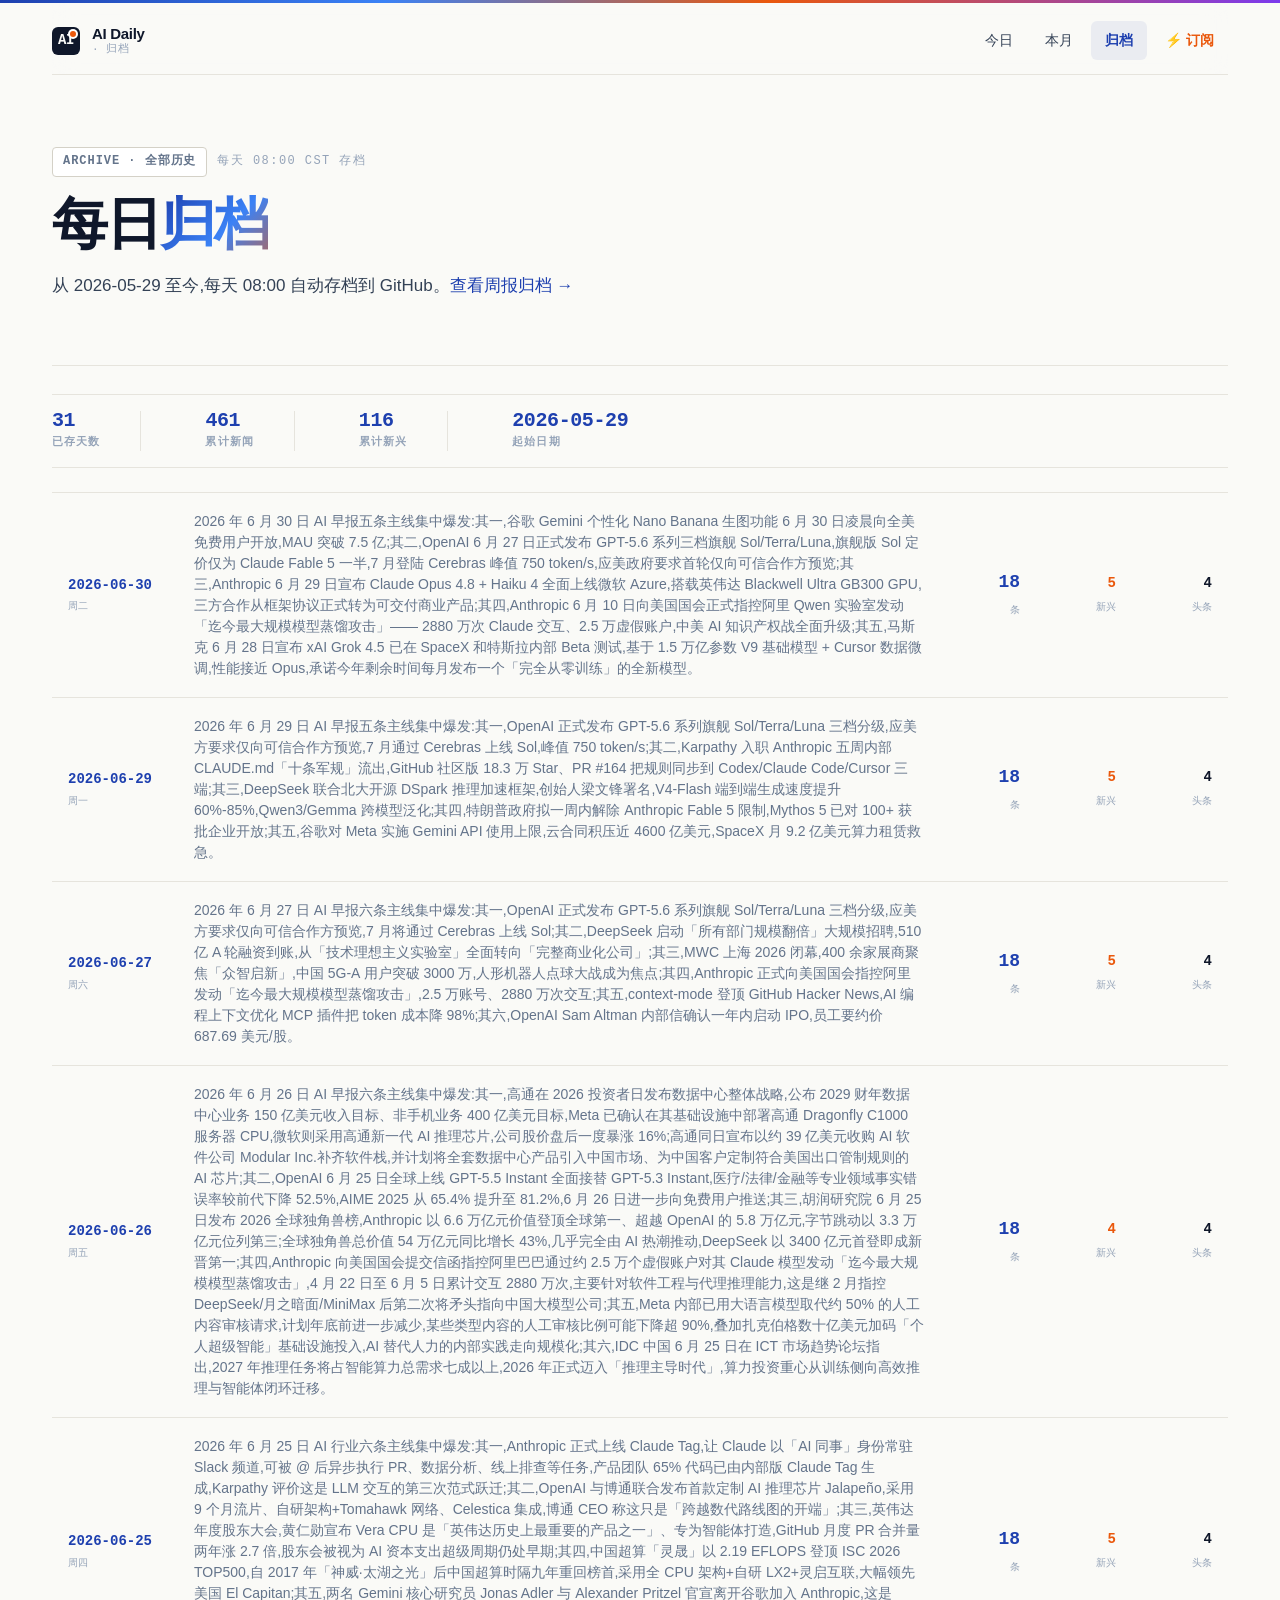
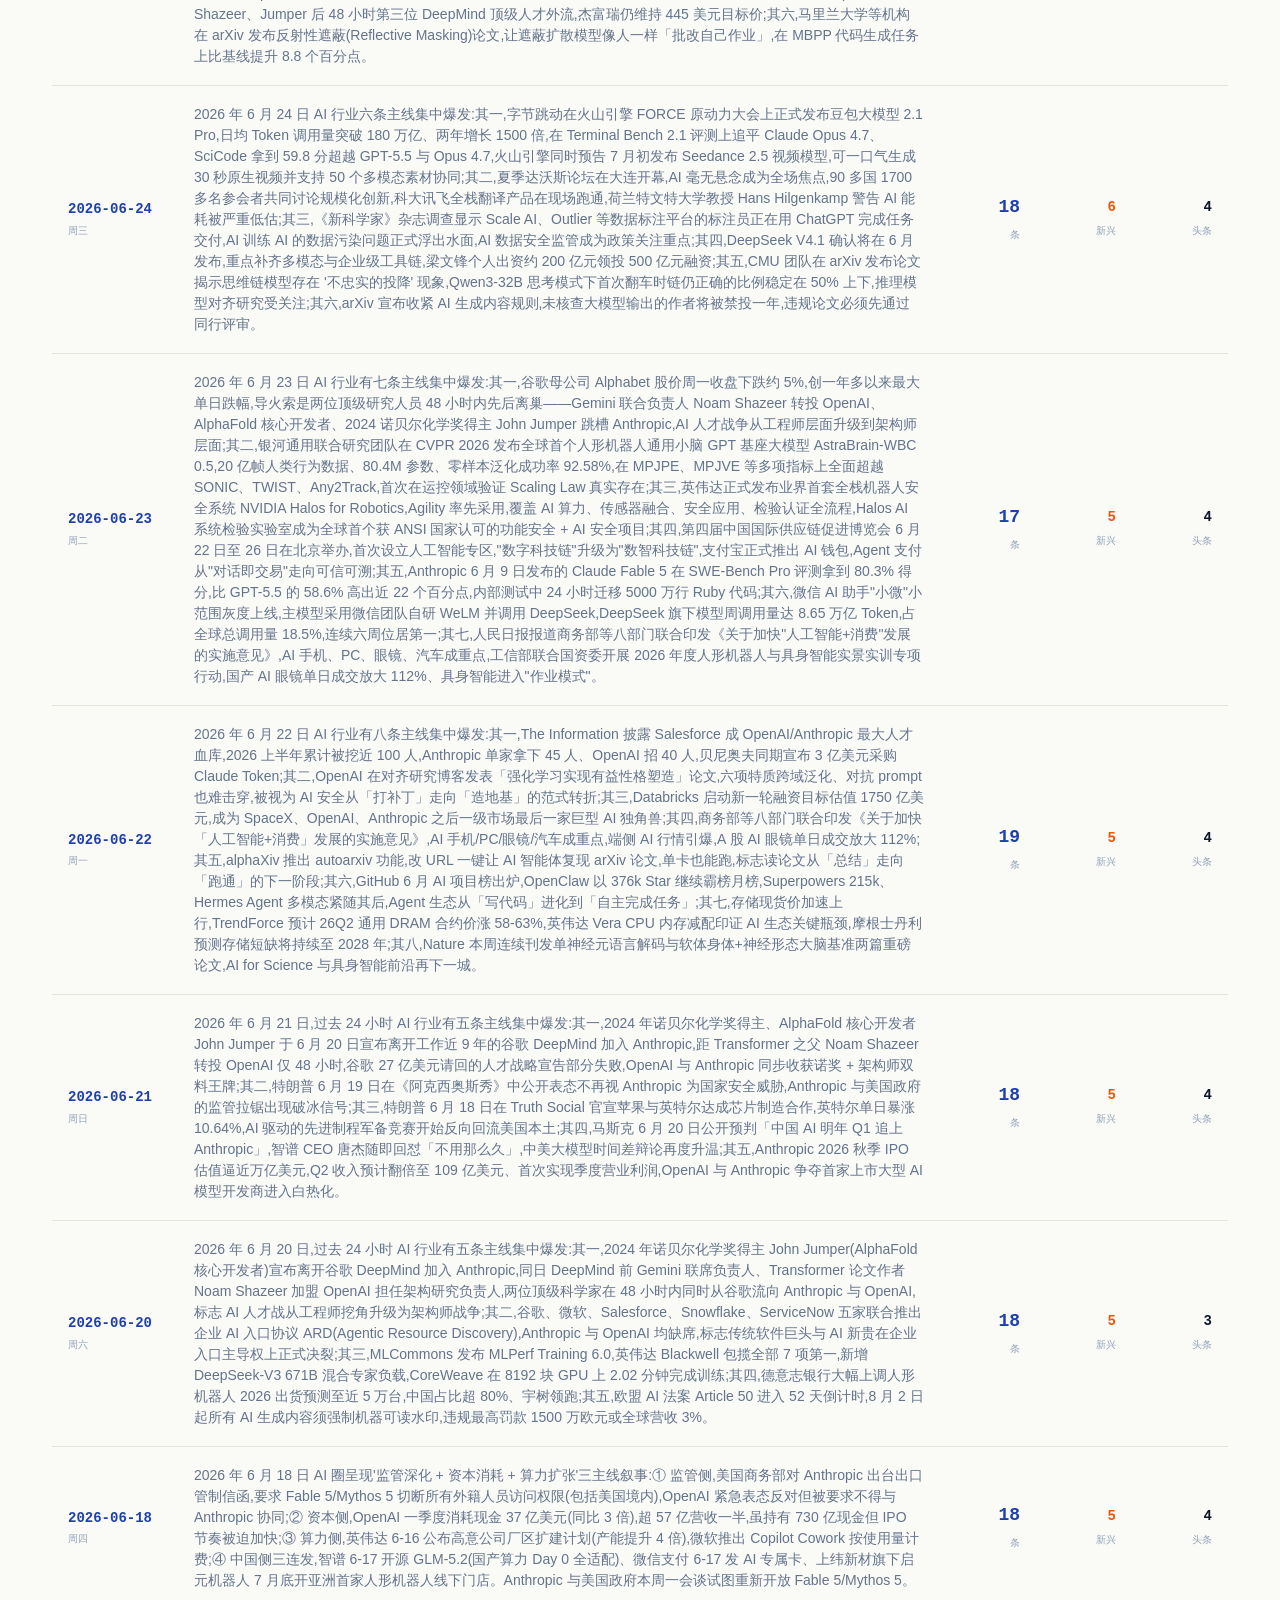
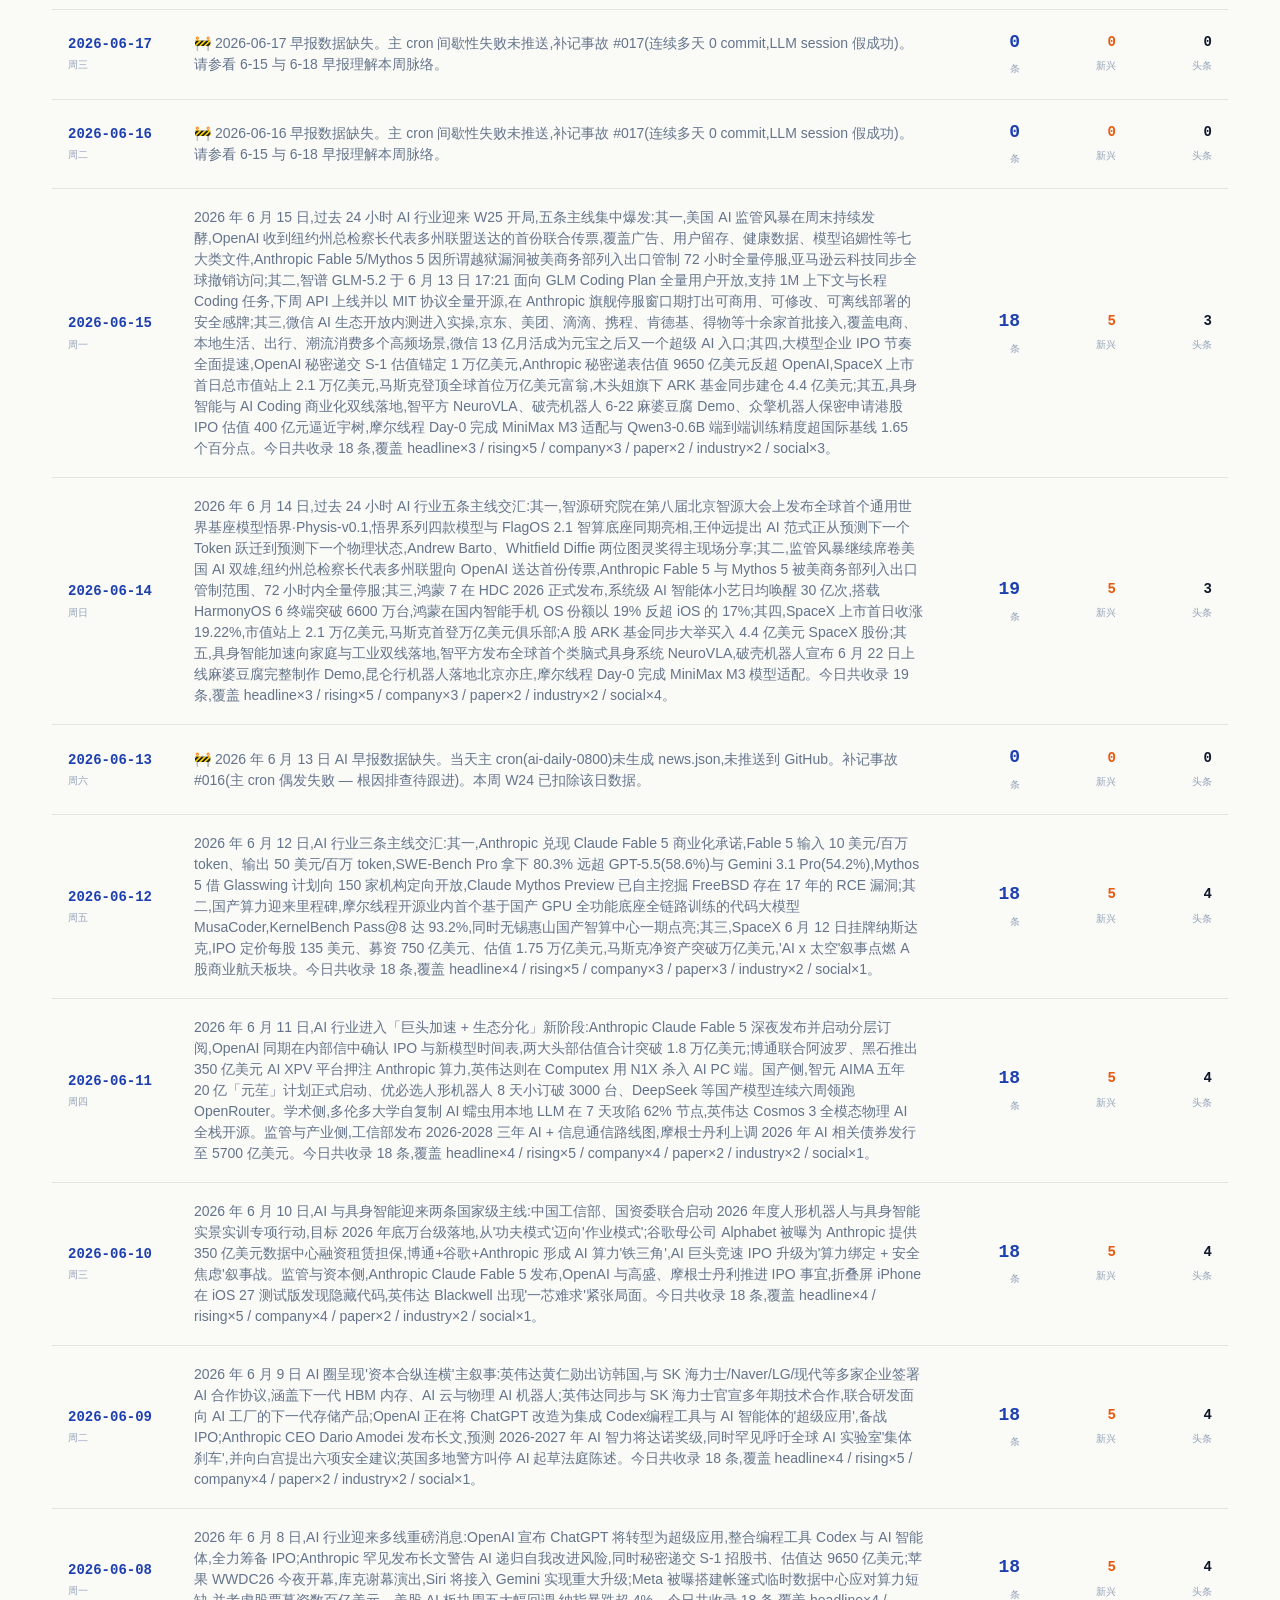
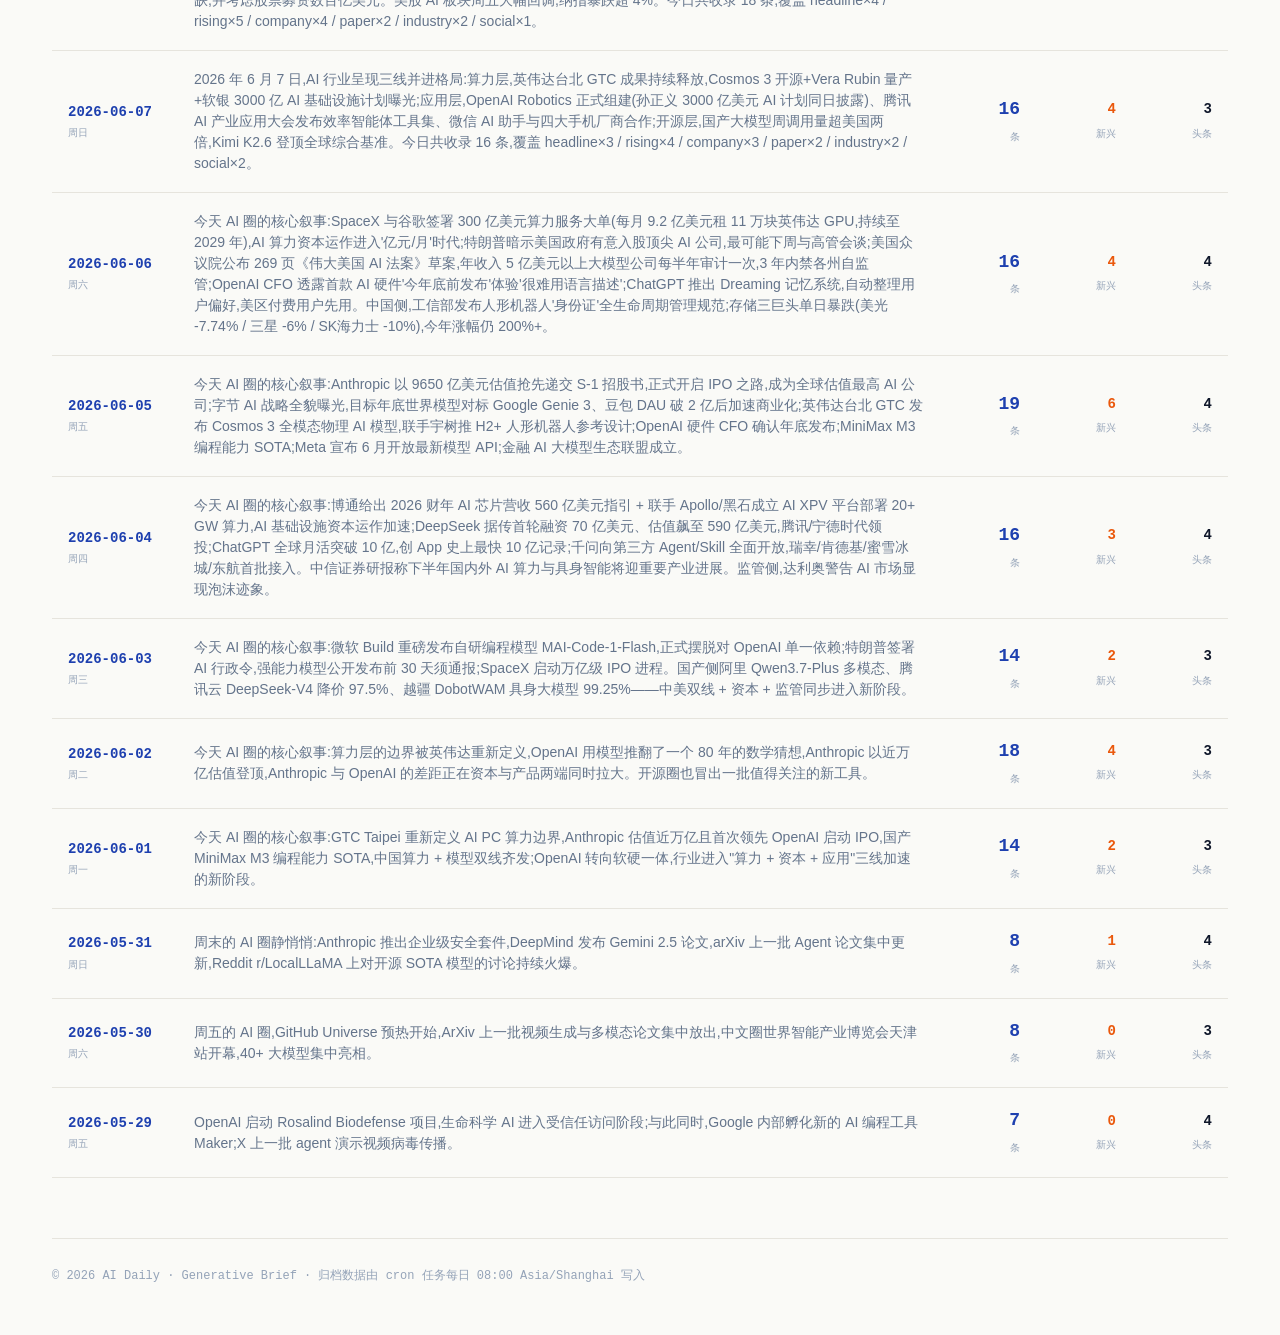
<file: archive.html>
<!DOCTYPE html>
<html lang="zh-CN">
<head>
<meta charset="UTF-8">
<meta name="viewport" content="width=device-width, initial-scale=1.0">
<title>AI Daily · 归档 · 全部历史</title>
<link rel="stylesheet" href="assets/style.css">
<style>
  .stats {
    display: flex;
    gap: 24px;
    margin: 24px 0;
    padding: 16px 0;
    border-top: 1px solid var(--line);
    border-bottom: 1px solid var(--line);
    flex-wrap: wrap;
  }
  .stat .v { font-family: var(--mono); font-size: 20px; color: var(--blue); font-weight: 700; }
  .stat .l { font-size: 11px; color: var(--text-mute); text-transform: uppercase; letter-spacing: 0.1em; margin-top: 2px; }

  .day-list { display: flex; flex-direction: column; gap: 0; border-top: 1px solid var(--line); margin-top: 8px; }
  .day-row {
    display: grid;
    grid-template-columns: 110px 1fr 80px 80px 80px;
    gap: 16px;
    padding: 18px 16px;
    border-bottom: 1px solid var(--line);
    align-items: center;
    text-decoration: none;
    color: var(--text);
    transition: 0.15s;
    position: relative;
  }
  .day-row:hover { background: var(--bg-2); text-decoration: none; }
  .day-row:hover .d-title { color: var(--blue); }
  .day-row::before { content: ""; position: absolute; left: 0; top: 0; bottom: 0; width: 2px; background: transparent; transition: 0.15s; }
  .day-row:hover::before { background: var(--blue); }

  .d-date { font-family: var(--mono); font-size: 14px; color: var(--blue); font-weight: 700; }
  .d-weekday { font-family: var(--mono); font-size: 10px; color: var(--text-mute); margin-top: 2px; }
  .d-title { font-size: 14px; line-height: 1.5; color: var(--text-dim); }
  .d-num { font-family: var(--mono); font-size: 14px; color: var(--text-mute); text-align: right; }
  .d-num strong { color: var(--blue); font-size: 18px; font-weight: 700; }
  .d-num .rising { color: var(--orange); font-weight: 600; }
  .d-num .headline { color: var(--text); font-weight: 600; }
  .d-num small { font-size: 10px; color: var(--text-mute); }

  @media (max-width: 600px) {
    .day-row { grid-template-columns: 80px 1fr 60px; gap: 8px; padding: 14px 8px; }
    .day-row .d-num.rising-col, .day-row .d-num.headline-col { display: none; }
    .d-date { font-size: 12px; }
    .d-title { font-size: 13px; }
  }
</style>
</head>
<body>
<div class="top-stripe"></div>
<div class="wrap">
  <header>
    <a href="index.html" class="logo">
      <span class="logo-mark">AI</span>
      <span class="logo-text">
        <span class="t1">AI Daily</span>
        <span class="t2">· 归档</span>
      </span>
    </a>
    <button class="nav-toggle" id="nav-toggle" aria-label="菜单">≡</button>
    <nav class="nav" id="nav">
      <a href="index.html">今日</a>
      <a href="monthly.html">本月</a>
      <a href="archive.html" class="active">归档</a>
      <a href="feed.html" class="rss-link">⚡ 订阅</a>
    </nav>
  </header>

  <section class="hero">
    <div class="hero-meta">
      <span class="pill">ARCHIVE · 全部历史</span>
      <span>每天 08:00 CST 存档</span>
    </div>
    <h1>每日<span class="hl">归档</span></h1>
    <p class="lead">从 2026-05-29 至今,每天 08:00 自动存档到 GitHub。<a href="weekly_archive.html">查看周报归档 →</a></p>
  </section>

  <div class="stats">
    <div class="stat"><div class="v" id="s-days">—</div><div class="l">已存天数</div></div>
    <div class="stat"><div class="v" id="s-items">—</div><div class="l">累计新闻</div></div>
    <div class="stat"><div class="v" id="s-rising">—</div><div class="l">累计新兴</div></div>
    <div class="stat"><div class="v" id="s-first">—</div><div class="l">起始日期</div></div>
  </div>

  <div class="day-list" id="day-list"></div>

  <footer>© 2026 AI Daily · Generative Brief · 归档数据由 cron 任务每日 08:00 Asia/Shanghai 写入</footer>
</div>

<script>
fetch("data/archive/index.json")
  .then(r => r.ok ? r.json() : { days: [] })
  .then(idx => {
    const days = idx.days || [];
    document.getElementById("s-days").textContent = days.length;
    document.getElementById("s-items").textContent = days.reduce((s, d) => s + (d.total || 0), 0);
    document.getElementById("s-rising").textContent = days.reduce((s, d) => s + (d.rising || 0), 0);
    document.getElementById("s-first").textContent = days.length ? days[days.length - 1].date : "—";

    if (!days.length) {
      document.getElementById("day-list").innerHTML = '<div class="empty">还没有归档,等明早 8:00 自动写入</div>';
    } else {
      document.getElementById("day-list").innerHTML = days.map(d => `
        <a class="day-row" href="archive-view.html?date=${d.date}">
          <div>
            <div class="d-date">${d.date}</div>
            <div class="d-weekday">${d.weekday || ""}</div>
          </div>
          <div class="d-title">${escapeHTML(d.summary || "(无摘要)")}</div>
          <div class="d-num"><strong>${d.total || 0}</strong><br><small>条</small></div>
          <div class="d-num rising-col"><span class="rising">${d.rising || 0}</span><br><small>新兴</small></div>
          <div class="d-num headline-col"><span class="headline">${d.headline || 0}</span><br><small>头条</small></div>
        </a>
      `).join("");
    }

    // nav toggle
    const btn = document.getElementById("nav-toggle");
    const nav = document.getElementById("nav");
    if (btn) {
      btn.addEventListener("click", () => nav.classList.toggle("open"));
      nav.querySelectorAll("a").forEach(a => a.addEventListener("click", () => nav.classList.remove("open")));
    }
  })
  .catch(err => {
    document.getElementById("day-list").innerHTML = '<div class="empty">加载归档失败:' + err.message + '</div>';
  });

function escapeHTML(s) { return String(s).replace(/[&<>"']/g, c => ({ "&": "&amp;", "<": "&lt;", ">": "&gt;", '"': "&quot;", "'": "&#39;" })[c]); }
</script>
</body>
</html>
</file>
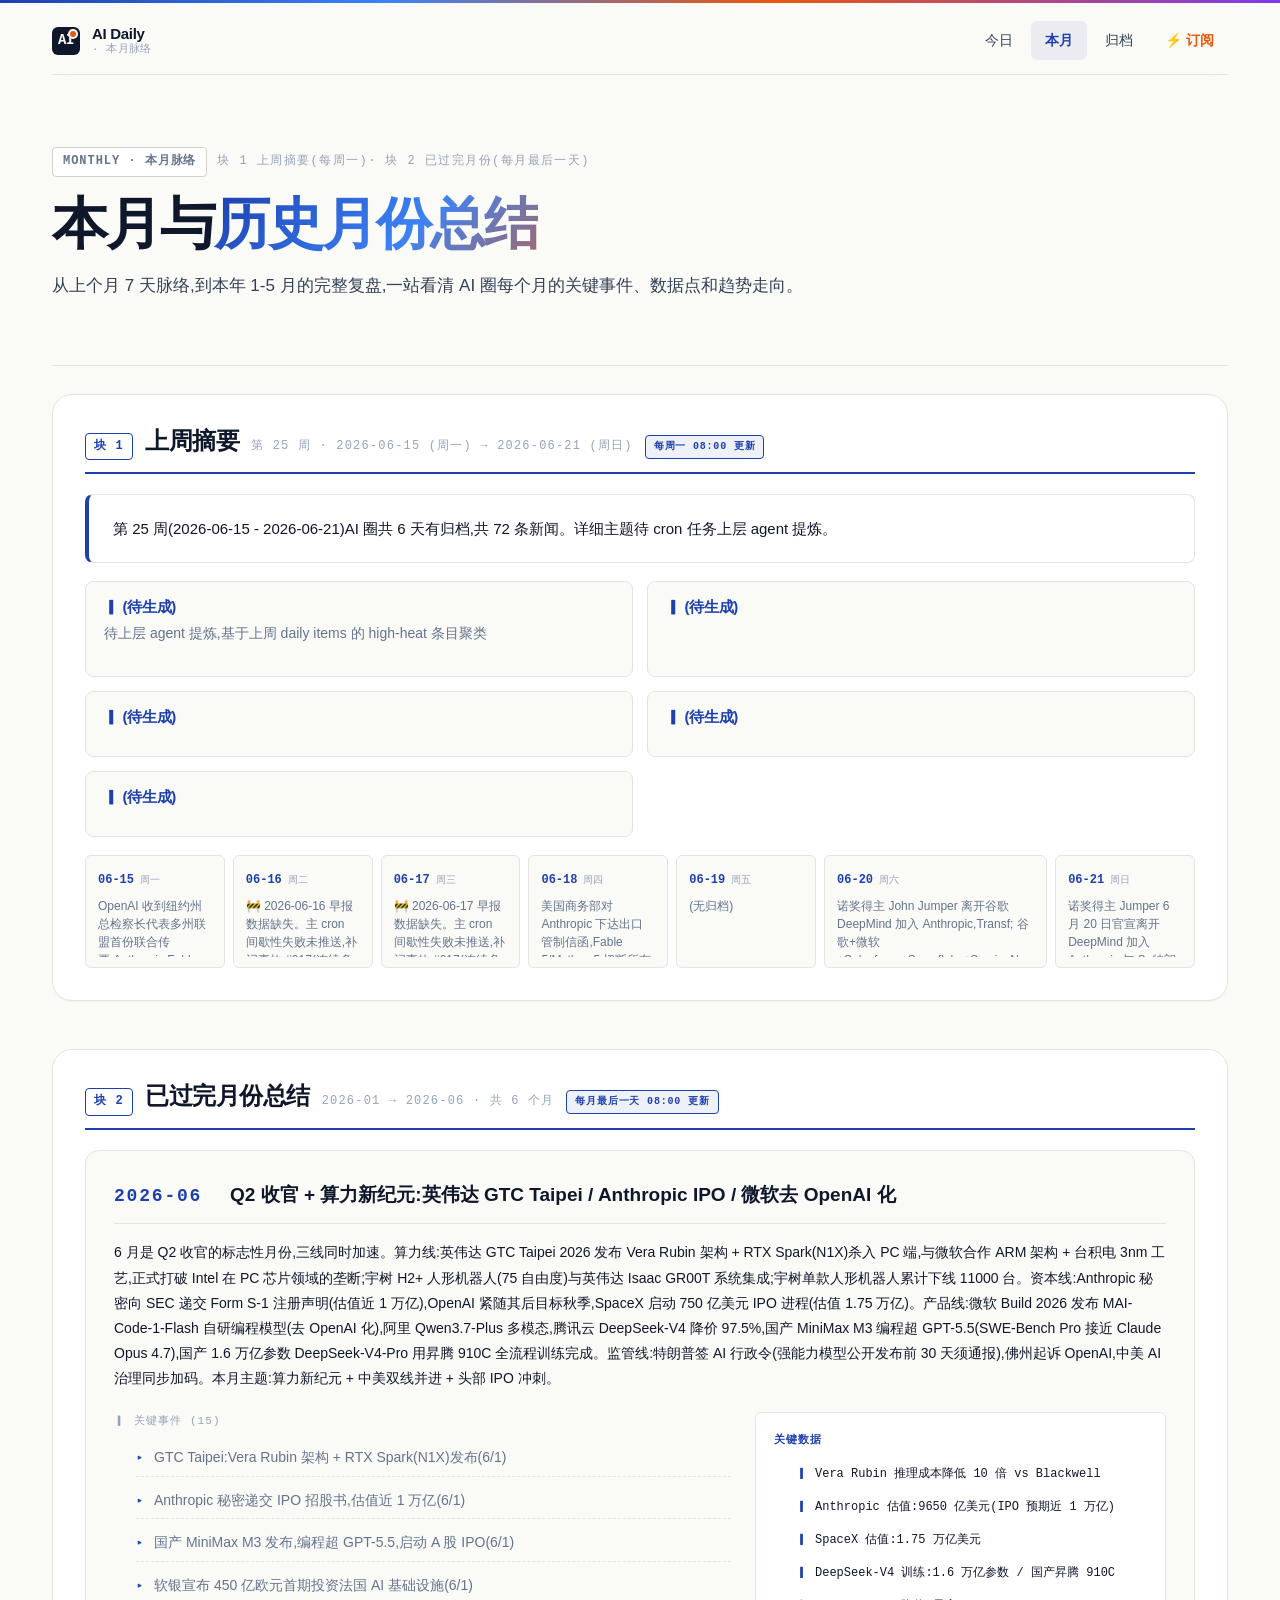
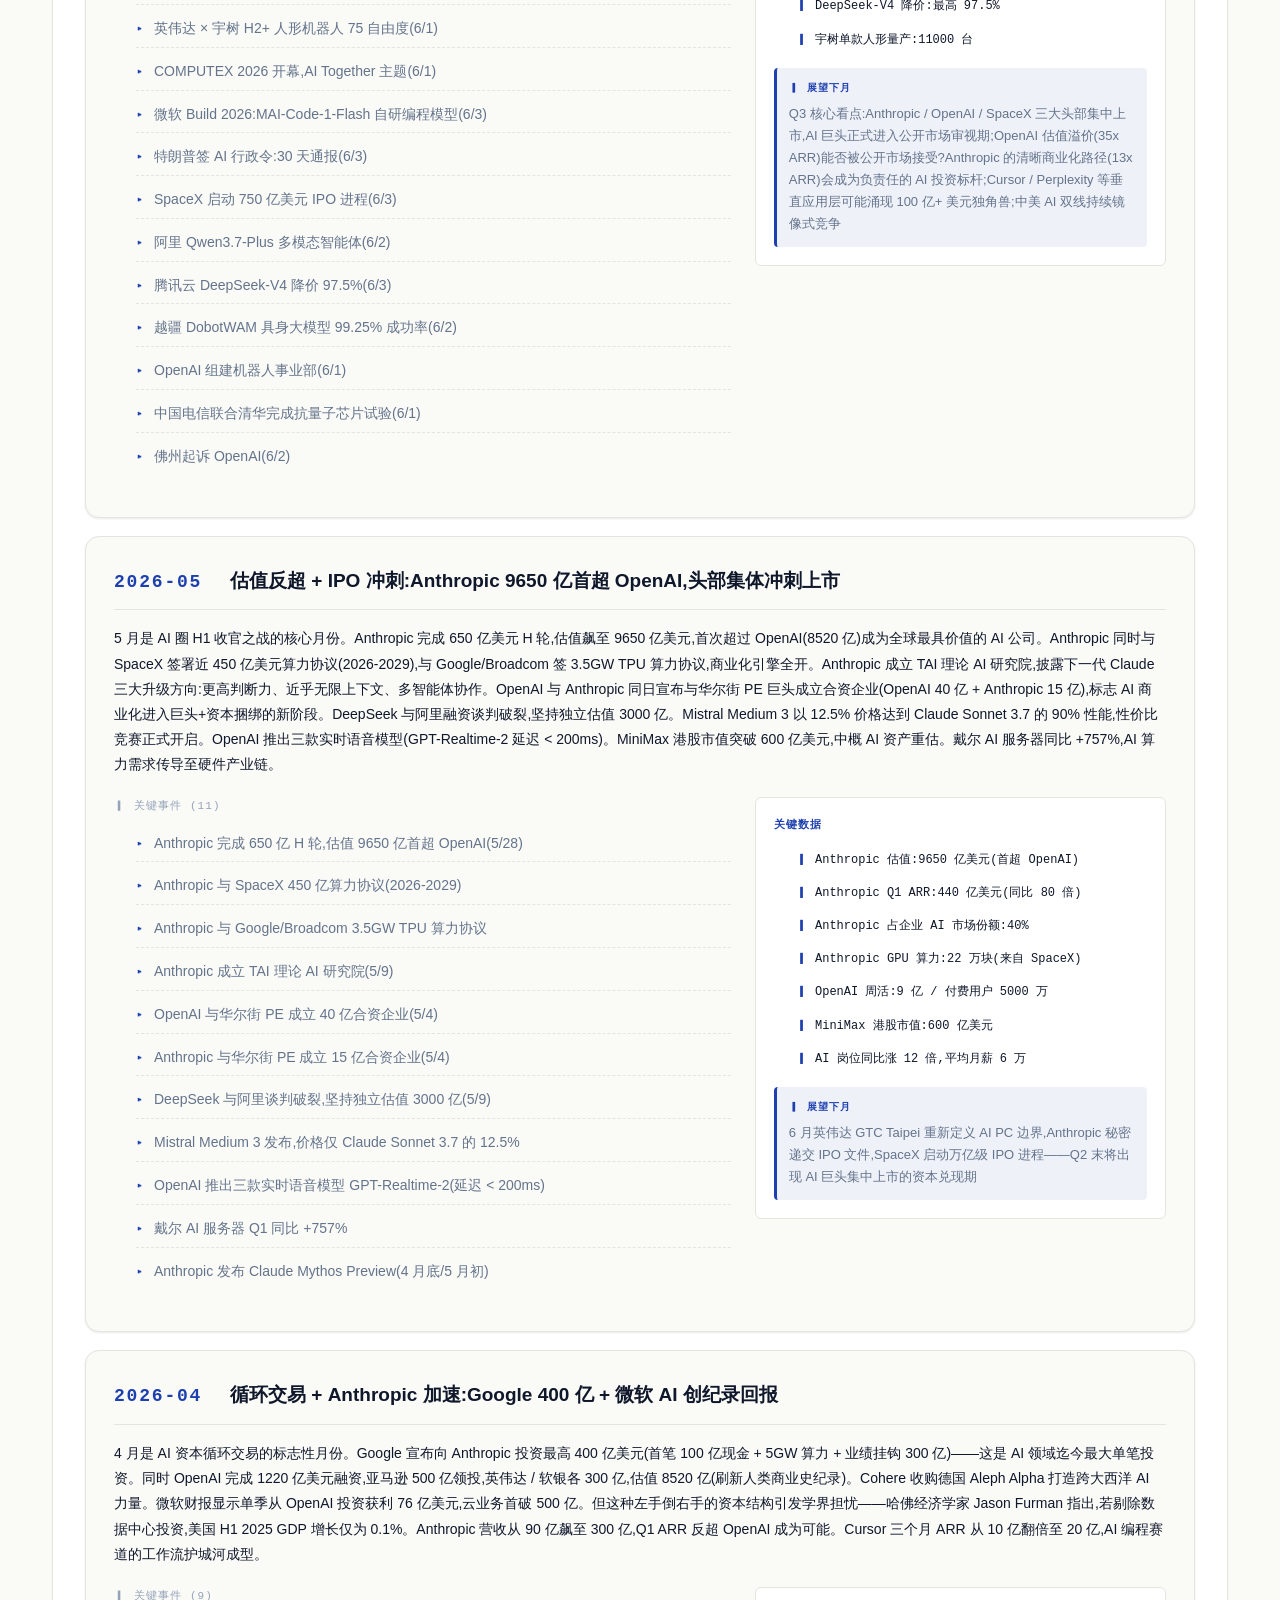
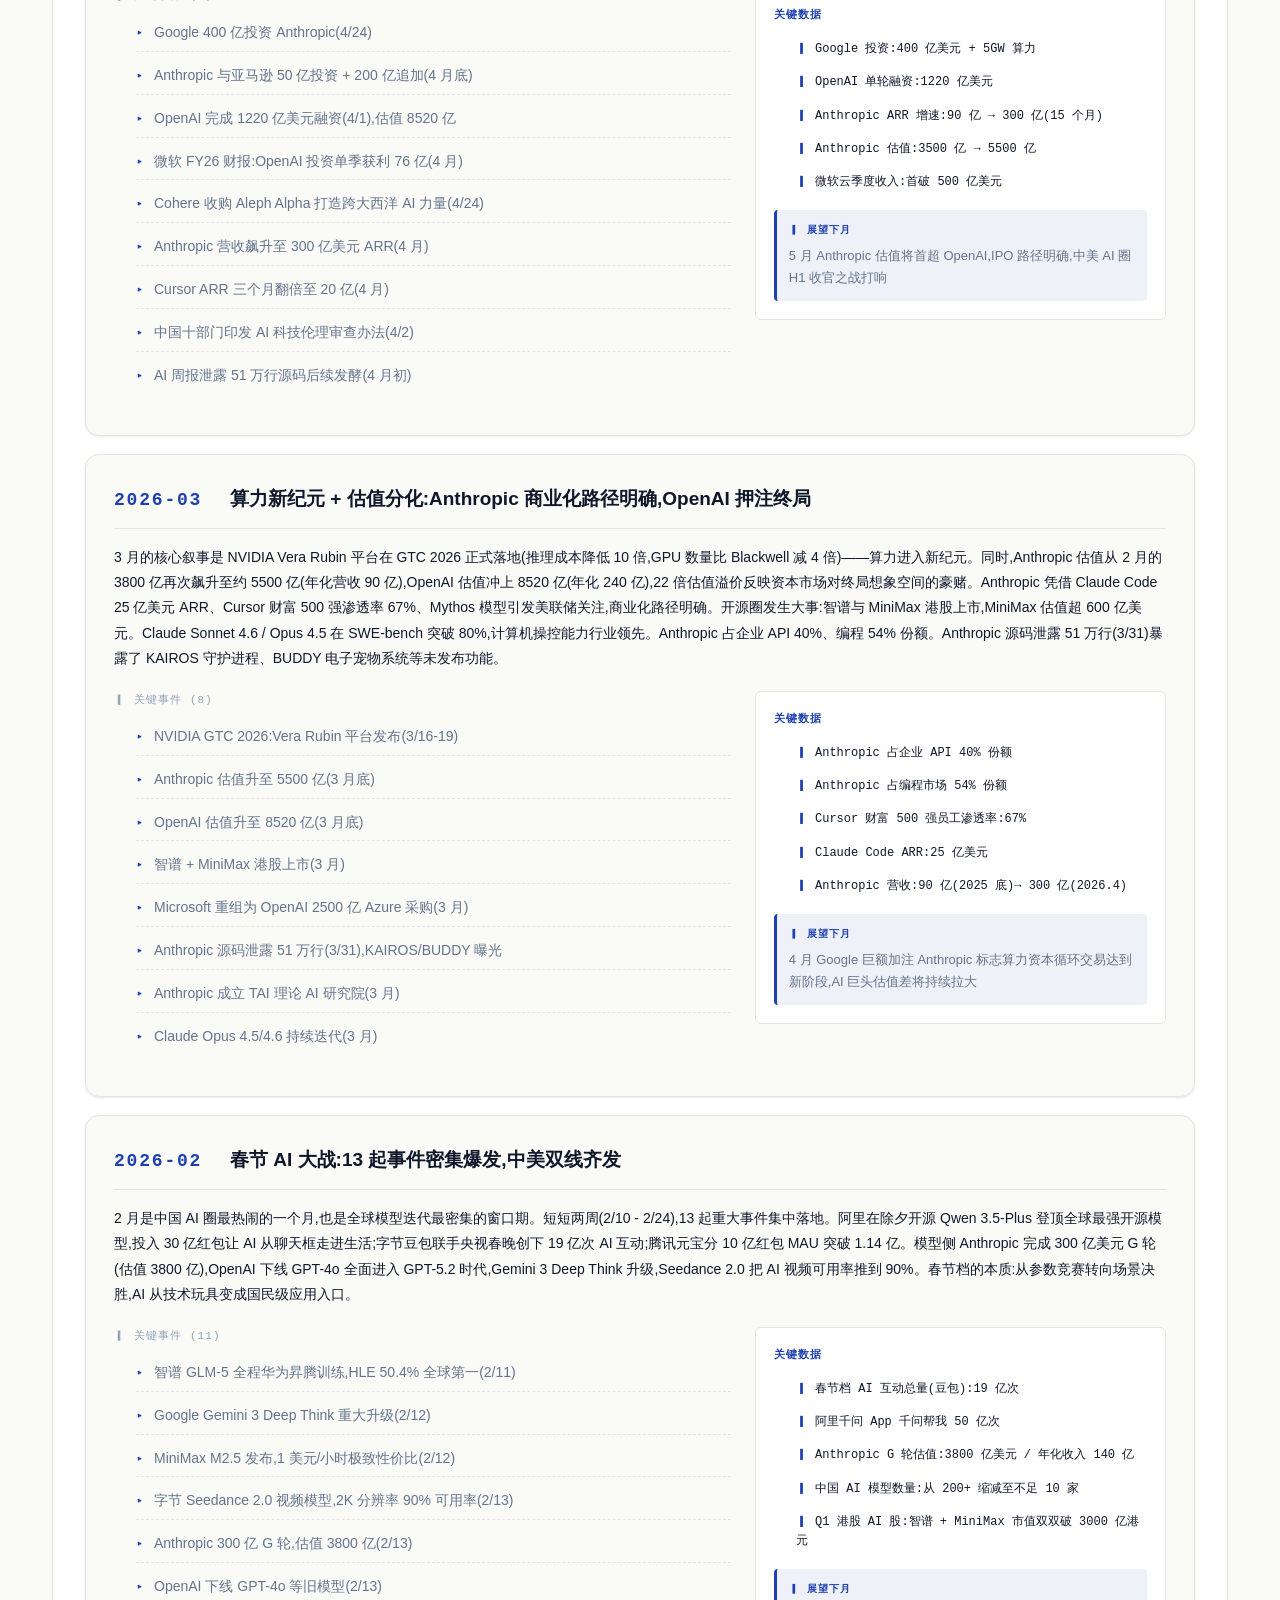
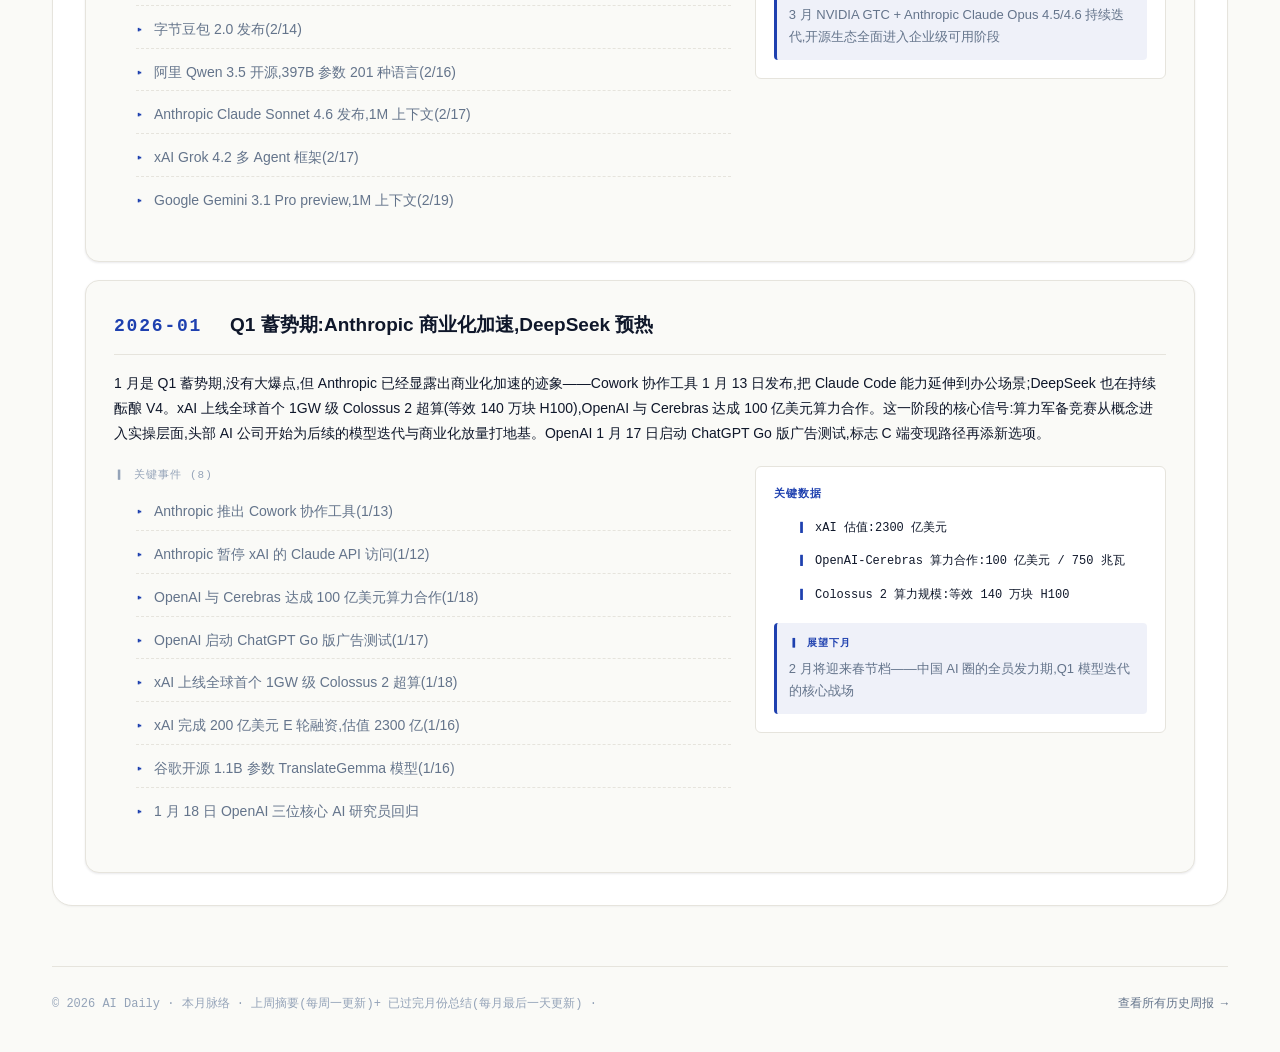
<file: monthly.html>
<!DOCTYPE html>
<html lang="zh-CN">
<head>
<meta charset="UTF-8">
<meta name="viewport" content="width=device-width, initial-scale=1.0">
<title>AI Daily · 本月脉络</title>
<link rel="stylesheet" href="assets/style.css">
<style>
  /* ---- monthly 专属 ---- */
  .block-header {
    display: flex;
    align-items: baseline;
    gap: 12px;
    margin-bottom: 20px;
    padding-bottom: 12px;
    border-bottom: 2px solid var(--blue);
    flex-wrap: wrap;
  }
  .block-header .num {
    font-family: var(--mono);
    font-size: 12px;
    color: var(--blue);
    letter-spacing: 0.1em;
    padding: 3px 8px;
    border: 1px solid var(--blue);
    border-radius: 4px;
    font-weight: 600;
  }
  .block-header h2 { font-size: 24px; font-weight: 700; }
  .block-header .sub {
    font-family: var(--mono);
    font-size: 12px;
    color: var(--text-mute);
    text-transform: uppercase;
    letter-spacing: 0.1em;
  }
  .block-header .refresh-tag {
    font-family: var(--mono);
    font-size: 10px;
    padding: 3px 8px;
    background: var(--blue-soft);
    color: var(--blue);
    border: 1px solid var(--blue);
    border-radius: 4px;
    letter-spacing: 0.08em;
    font-weight: 600;
  }

  .weekly-summary-card {
    background: var(--bg-2);
    border: 1px solid var(--line);
    border-left: 4px solid var(--blue);
    border-radius: var(--radius);
    padding: 20px 24px;
    margin-bottom: 18px;
  }
  .weekly-summary-card .summary { font-size: 15px; color: var(--text); line-height: 1.8; }

  .weekly-themes { display: grid; grid-template-columns: 1fr 1fr; gap: 14px; margin-bottom: 18px; }
  .theme-card {
    background: var(--bg);
    border: 1px solid var(--line);
    border-radius: var(--radius);
    padding: 16px 18px;
    transition: 0.15s;
  }
  .theme-card:hover { border-color: var(--blue); }
  .theme-card h4 { font-size: 15px; color: var(--blue); margin-bottom: 6px; font-weight: 600; }
  .theme-card p { font-size: 14px; color: var(--text-dim); line-height: 1.7; }

  .day-links { display: grid; grid-template-columns: repeat(7, 1fr); gap: 8px; }
  .day-link {
    background: var(--bg);
    border: 1px solid var(--line);
    border-radius: 6px;
    padding: 10px 12px;
    text-decoration: none;
    color: var(--text);
    transition: 0.15s;
    display: block;
  }
  .day-link:hover { border-color: var(--blue); background: var(--blue-soft); text-decoration: none; }
  .day-link .d-date { font-family: var(--mono); font-size: 12px; color: var(--blue); font-weight: 600; }
  .day-link .d-weekday { font-family: var(--mono); font-size: 10px; color: var(--text-mute); margin-left: 6px; }
  .day-link .d-summary { font-size: 12px; color: var(--text-dim); line-height: 1.5; margin-top: 6px; max-height: 60px; overflow: hidden; }

  .months { display: flex; flex-direction: column; gap: 18px; }
  .month-card {
    border: 1px solid var(--line);
    border-radius: var(--radius-lg);
    padding: 28px;
    background: var(--bg);
    transition: 0.15s;
    box-shadow: var(--shadow-sm);
  }
  .month-card:hover { border-color: var(--blue); box-shadow: var(--shadow-md); }
  .month-header {
    display: flex;
    align-items: baseline;
    gap: 16px;
    flex-wrap: wrap;
    margin-bottom: 16px;
    padding-bottom: 12px;
    border-bottom: 1px solid var(--line);
  }
  .month-date { font-family: var(--mono); font-size: 18px; color: var(--blue); letter-spacing: 0.1em; font-weight: 700; min-width: 100px; }
  .month-title { font-size: 19px; font-weight: 700; flex: 1; }
  .month-summary { font-size: 14px; color: var(--text); line-height: 1.8; margin-bottom: 20px; }
  .month-body { display: grid; grid-template-columns: 1.5fr 1fr; gap: 24px; }
  .month-events-title { font-family: var(--mono); font-size: 11px; color: var(--text-mute); text-transform: uppercase; letter-spacing: 0.1em; margin-bottom: 10px; }
  .month-events { list-style: none; padding: 0; }
  .month-events li {
    font-size: 14px;
    color: var(--text-dim);
    line-height: 1.7;
    padding: 6px 0 6px 18px;
    position: relative;
    border-bottom: 1px dashed var(--line);
  }
  .month-events li:last-child { border-bottom: none; }
  .month-events li::before { content: "▸"; position: absolute; left: 0; color: var(--blue); }
  .month-aside { background: var(--bg-2); border: 1px solid var(--line); border-radius: 6px; padding: 18px; }
  .aside-label { font-family: var(--mono); font-size: 11px; color: var(--blue); text-transform: uppercase; letter-spacing: 0.1em; margin-bottom: 12px; font-weight: 600; }
  .data-points { list-style: none; padding: 0; margin-bottom: 16px; }
  .data-points li { font-family: var(--mono); font-size: 12px; color: var(--text); line-height: 1.6; padding: 4px 0; }
  .data-points li::before { content: "▎ "; color: var(--blue); }
  .look-ahead {
    font-size: 13px;
    color: var(--text-dim);
    line-height: 1.7;
    padding: 12px;
    background: var(--blue-soft);
    border-left: 3px solid var(--blue);
    border-radius: 4px;
  }
  .look-ahead-label { font-family: var(--mono); font-size: 10px; color: var(--blue); text-transform: uppercase; letter-spacing: 0.1em; margin-bottom: 6px; display: block; font-weight: 600; }

  @media (max-width: 900px) {
    .weekly-themes { grid-template-columns: 1fr; }
    .month-body { grid-template-columns: 1fr; }
    .day-links { grid-template-columns: repeat(2, 1fr); }
  }
  @media (max-width: 600px) {
    .day-links { grid-template-columns: 1fr 1fr; }
    .month-card { padding: 18px; }
    .month-header { gap: 8px; }
    .month-date { font-size: 14px; min-width: 0; }
    .month-title { font-size: 16px; }
    .block-header h2 { font-size: 18px; }
    .theme-card h4 { font-size: 14px; }
  }
</style>
</head>
<body>
<div class="top-stripe"></div>
<div class="wrap">
  <header>
    <a href="index.html" class="logo">
      <span class="logo-mark">AI</span>
      <span class="logo-text">
        <span class="t1">AI Daily</span>
        <span class="t2">· 本月脉络</span>
      </span>
    </a>
    <button class="nav-toggle" id="nav-toggle" aria-label="菜单">≡</button>
    <nav class="nav" id="nav">
      <a href="index.html">今日</a>
      <a href="monthly.html" class="active">本月</a>
      <a href="archive.html">归档</a>
      <a href="feed.html" class="rss-link">⚡ 订阅</a>
    </nav>
  </header>

  <section class="hero">
    <div class="hero-meta">
      <span class="pill">MONTHLY · 本月脉络</span>
      <span>块 1 上周摘要(每周一)· 块 2 已过完月份(每月最后一天)</span>
    </div>
    <h1>本月与<span class="hl">历史月份总结</span></h1>
    <p class="lead">从上个月 7 天脉络,到本年 1-5 月的完整复盘,一站看清 AI 圈每个月的关键事件、数据点和趋势走向。</p>
  </section>

  <div id="content" class="empty">加载中...</div>
  <footer>© 2026 AI Daily · 本月脉络 · 上周摘要(每周一更新)+ 已过完月份总结(每月最后一天更新) · <a href="weekly_archive.html">查看所有历史周报 →</a></footer>
</div>

<script>
const FALLBACK_TODAY = "2026-06-04";

(async () => {
  const [newsRes, weekRes, monthRes] = await Promise.all([
    fetch("data/news.json"),
    fetch("data/weekly_summary.json"),
    fetch("data/monthly_archive.json"),
  ]);
  const news = newsRes.ok ? await newsRes.json() : null;
  const week = weekRes.ok ? await weekRes.json() : null;
  const monthly = monthRes.ok ? await monthRes.json() : null;
  render({ news, week, monthly });
})().catch(err => {
  document.getElementById("content").innerHTML = '<div class="empty">加载失败:' + err.message + '</div>';
});

function render({ news, week, monthly }) {
  const todayDate = (news && news.date) || FALLBACK_TODAY;
  const todayWeekday = (news && news.weekday) || "";

  const weekBlock = week ? `
    <section class="block">
      <div class="block-header">
        <span class="num">块 1</span>
        <h2>上周摘要</h2>
        <span class="sub">${week.week_label} · ${week.start_date} (${week.weekday_start}) → ${week.end_date} (${week.weekday_end})</span>
        <span class="refresh-tag">每周一 08:00 更新</span>
      </div>

      <div class="weekly-summary-card">
        <div class="summary">${escapeHTML(week.summary || "")}</div>
      </div>

      <div class="weekly-themes">
        ${(week.key_themes || []).map(t => `
          <div class="theme-card">
            <h4>▎ ${escapeHTML(t.title)}</h4>
            <p>${escapeHTML(t.body)}</p>
          </div>
        `).join("")}
      </div>

      <div class="day-links">
        ${(week.day_links || []).map(d => `
          <a class="day-link" href="archive-view.html?date=${d.date}">
            <div><span class="d-date">${d.date.slice(5)}</span><span class="d-weekday">${d.weekday}</span></div>
            <div class="d-summary">${escapeHTML(d.summary || "")}</div>
          </a>
        `).join("")}
      </div>
    </section>
  ` : '<div class="empty">上周摘要数据加载中(每周一 08:00 生成)</div>';

  const months = (monthly && monthly.months) || [];
  const sorted = [...months].sort((a, b) => b.date.localeCompare(a.date));
  const monthBlock = `
    <section class="block" style="margin-top:48px;">
      <div class="block-header">
        <span class="num">块 2</span>
        <h2>已过完月份总结</h2>
        <span class="sub">${sorted.length ? sorted[sorted.length-1].date : ''} → ${sorted.length ? sorted[0].date : ''} · 共 ${sorted.length} 个月</span>
        <span class="refresh-tag">每月最后一天 08:00 更新</span>
      </div>

      <div class="months">
        ${sorted.map(m => `
          <div class="month-card">
            <div class="month-header">
              <div class="month-date">${m.date}</div>
              <div class="month-title">${escapeHTML(m.title || '')}</div>
            </div>
            <div class="month-summary">${escapeHTML(m.trend_summary || '')}</div>
            <div class="month-body">
              <div>
                <div class="month-events-title">▎ 关键事件 (${(m.key_events || []).length})</div>
                <ul class="month-events">
                  ${(m.key_events || []).map(e => `<li>${escapeHTML(e)}</li>`).join("")}
                </ul>
              </div>
              <div>
                <div class="month-aside">
                  <div class="aside-label">关键数据</div>
                  <ul class="data-points">
                    ${(m.data_points || []).map(p => `<li>${escapeHTML(p)}</li>`).join("")}
                  </ul>
                  ${m.look_ahead ? `
                    <div class="look-ahead">
                      <span class="look-ahead-label">▎ 展望下月</span>
                      ${escapeHTML(m.look_ahead)}
                    </div>
                  ` : ''}
                </div>
              </div>
            </div>
          </div>
        `).join("")}
      </div>
    </section>
  `;

  document.getElementById("content").innerHTML = weekBlock + monthBlock;

  // nav toggle
  const btn = document.getElementById("nav-toggle");
  const nav = document.getElementById("nav");
  if (btn) {
    btn.addEventListener("click", () => nav.classList.toggle("open"));
    nav.querySelectorAll("a").forEach(a => a.addEventListener("click", () => nav.classList.remove("open")));
  }
}

function escapeHTML(s) { return String(s).replace(/[&<>"']/g, c => ({ "&": "&amp;", "<": "&lt;", ">": "&gt;", '"': "&quot;", "'": "&#39;" })[c]); }
</script>
</body>
</html>
</file>
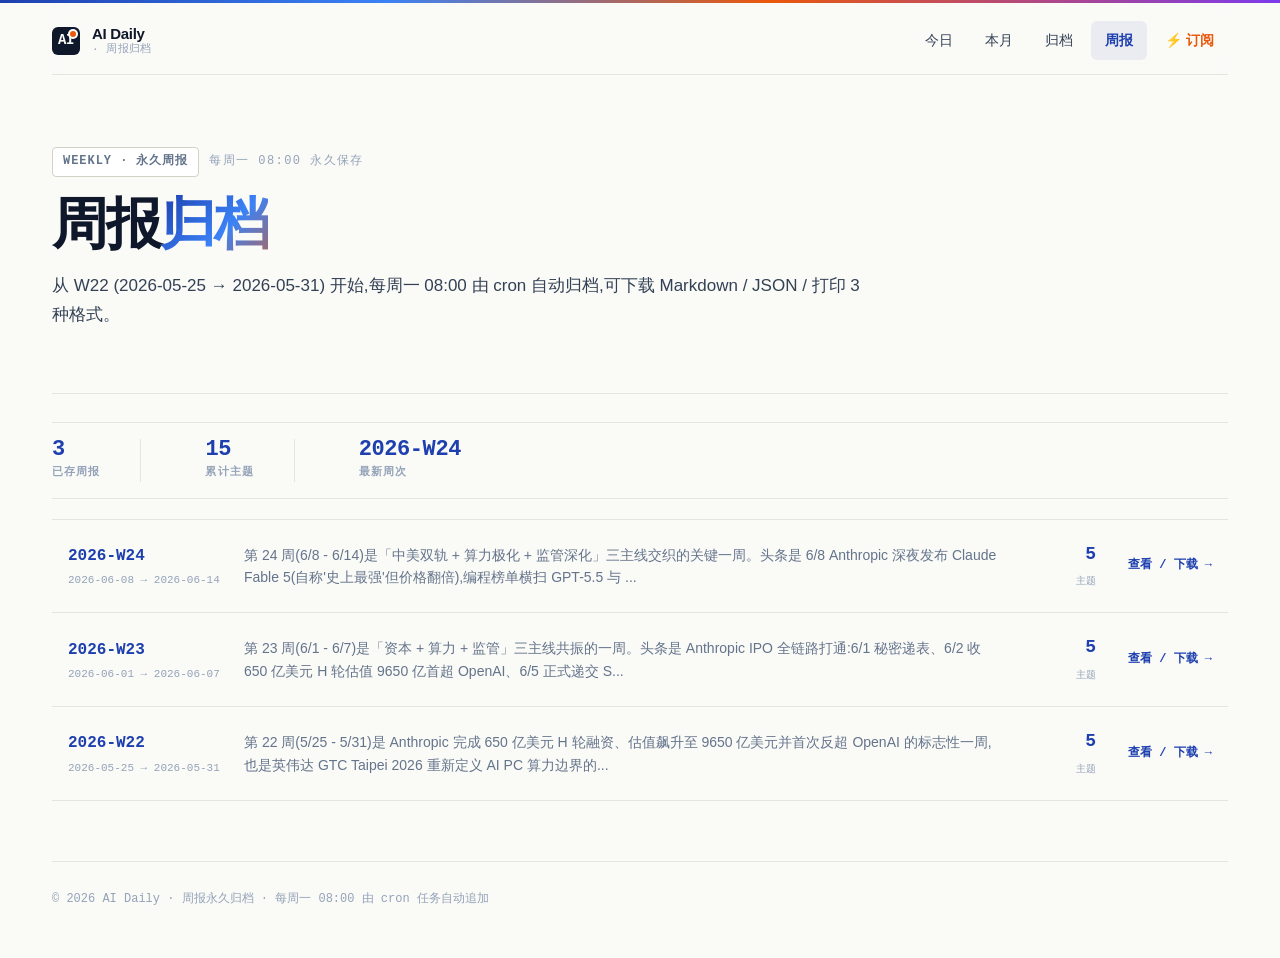
<file: weekly_archive.html>
<!DOCTYPE html>
<html lang="zh-CN">
<head>
<meta charset="UTF-8">
<meta name="viewport" content="width=device-width, initial-scale=1.0">
<title>AI Daily · 周报归档</title>
<link rel="stylesheet" href="assets/style.css">
<style>
  .stats {
    display: flex;
    gap: 24px;
    margin: 20px 0;
    padding: 16px 0;
    border-top: 1px solid var(--line);
    border-bottom: 1px solid var(--line);
    flex-wrap: wrap;
  }
  .stat .v { font-family: var(--mono); font-size: 22px; color: var(--blue); font-weight: 700; }
  .stat .l { font-size: 11px; color: var(--text-mute); text-transform: uppercase; letter-spacing: 0.1em; margin-top: 2px; }

  .week-list { display: flex; flex-direction: column; gap: 0; border-top: 1px solid var(--line); }
  .week-row {
    display: grid;
    grid-template-columns: 160px 1fr 80px 100px;
    gap: 16px;
    padding: 20px 16px;
    border-bottom: 1px solid var(--line);
    align-items: center;
    transition: 0.15s;
    text-decoration: none;
    color: var(--text);
    position: relative;
  }
  .week-row:hover { background: var(--bg-2); text-decoration: none; }
  .week-row:hover .w-title { color: var(--blue); }
  .week-row::before { content: ""; position: absolute; left: 0; top: 0; bottom: 0; width: 2px; background: transparent; transition: 0.15s; }
  .week-row:hover::before { background: var(--blue); }

  .w-week { font-family: var(--mono); font-size: 16px; color: var(--blue); font-weight: 700; }
  .w-range { font-family: var(--mono); font-size: 11px; color: var(--text-mute); margin-top: 2px; }
  .w-body { display: flex; flex-direction: column; gap: 6px; min-width: 0; }
  .w-title { font-size: 14px; color: var(--text-dim); line-height: 1.6; }
  .w-num { font-family: var(--mono); font-size: 14px; color: var(--text-mute); text-align: right; }
  .w-num strong { color: var(--blue); font-size: 18px; font-weight: 700; }
  .w-num small { font-size: 10px; }
  .w-action { font-family: var(--mono); font-size: 12px; color: var(--blue); text-align: right; font-weight: 600; }

  @media (max-width: 600px) {
    .week-row { grid-template-columns: 100px 1fr; gap: 12px; padding: 16px 12px; }
    .week-row .w-num, .week-row .w-action { display: none; }
    .w-week { font-size: 14px; }
  }
</style>
</head>
<body>
<div class="top-stripe"></div>
<div class="wrap">
  <header>
    <a href="index.html" class="logo">
      <span class="logo-mark">AI</span>
      <span class="logo-text">
        <span class="t1">AI Daily</span>
        <span class="t2">· 周报归档</span>
      </span>
    </a>
    <button class="nav-toggle" id="nav-toggle" aria-label="菜单">≡</button>
    <nav class="nav" id="nav">
      <a href="index.html">今日</a>
      <a href="monthly.html">本月</a>
      <a href="archive.html">归档</a>
      <a href="weekly_archive.html" class="active">周报</a>
      <a href="feed.html" class="rss-link">⚡ 订阅</a>
    </nav>
  </header>

  <section class="hero">
    <div class="hero-meta">
      <span class="pill">WEEKLY · 永久周报</span>
      <span>每周一 08:00 永久保存</span>
    </div>
    <h1>周报<span class="hl">归档</span></h1>
    <p class="lead">从 W22 (2026-05-25 → 2026-05-31) 开始,每周一 08:00 由 cron 自动归档,可下载 Markdown / JSON / 打印 3 种格式。</p>
  </section>

  <div class="stats">
    <div class="stat"><div class="v" id="s-weeks">—</div><div class="l">已存周报</div></div>
    <div class="stat"><div class="v" id="s-themes">—</div><div class="l">累计主题</div></div>
    <div class="stat"><div class="v" id="s-latest">—</div><div class="l">最新周次</div></div>
  </div>

  <div class="week-list" id="week-list"></div>

  <footer>© 2026 AI Daily · 周报永久归档 · 每周一 08:00 由 cron 任务自动追加</footer>
</div>

<script>
fetch("data/archive/weekly/index.json")
  .then(r => r.ok ? r.json() : { weeks: [] })
  .then(d => {
    const weeks = d.weeks || [];
    document.getElementById("s-weeks").textContent = d.total || weeks.length;
    document.getElementById("s-themes").textContent = weeks.reduce((s, w) => s + (w.key_themes_count || 0), 0);
    document.getElementById("s-latest").textContent = weeks[0] ? weeks[0].week : "—";

    if (!weeks.length) {
      document.getElementById("week-list").innerHTML = '<div class="empty">还没有归档周报。等待下周一 8 点的 cron 任务跑完后会显示。</div>';
    } else {
      document.getElementById("week-list").innerHTML = weeks.map(w => `
        <a class="week-row" href="weekly_view.html?week=${w.week}">
          <div>
            <div class="w-week">${w.week}</div>
            <div class="w-range">${w.start_date} → ${w.end_date}</div>
          </div>
          <div class="w-body">
            <div class="w-title">${escapeHTML(w.summary || '(无摘要)')}</div>
          </div>
          <div class="w-num"><strong>${w.key_themes_count || 0}</strong><br><small>主题</small></div>
          <div class="w-action">查看 / 下载 →</div>
        </a>
      `).join("");
    }

    // nav toggle
    const btn = document.getElementById("nav-toggle");
    const nav = document.getElementById("nav");
    if (btn) {
      btn.addEventListener("click", () => nav.classList.toggle("open"));
      nav.querySelectorAll("a").forEach(a => a.addEventListener("click", () => nav.classList.remove("open")));
    }
  })
  .catch(err => {
    document.getElementById("week-list").innerHTML = '<div class="empty">加载失败:' + err.message + '</div>';
  });

function escapeHTML(s) { return String(s).replace(/[&<>"']/g, c => ({ "&": "&amp;", "<": "&lt;", ">": "&gt;", '"': "&quot;", "'": "&#39;" })[c]); }
</script>
</body>
</html>
</file>
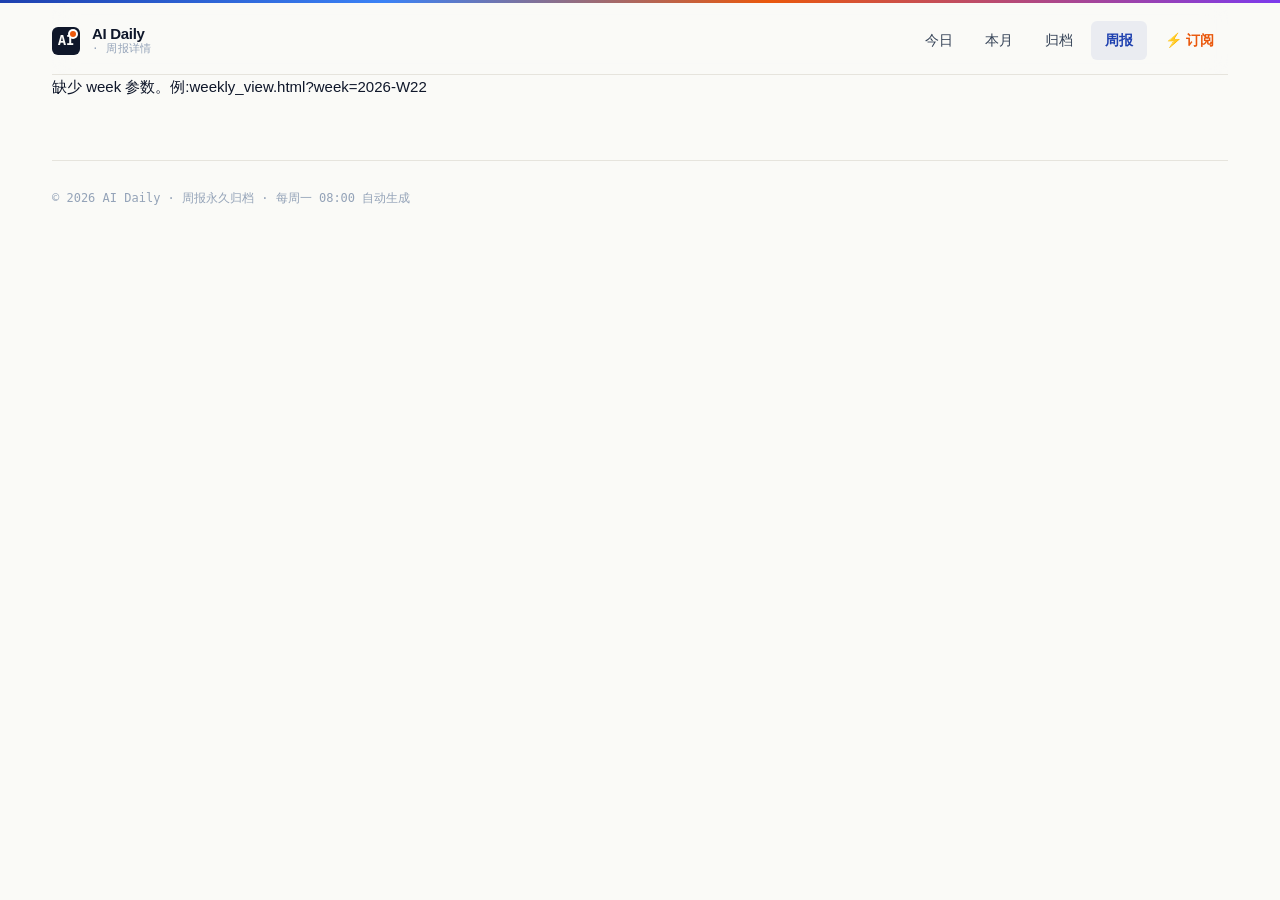
<file: weekly_view.html>
<!DOCTYPE html>
<html lang="zh-CN">
<head>
<meta charset="UTF-8">
<meta name="viewport" content="width=device-width, initial-scale=1.0">
<title>AI Daily · 周报详情</title>
<link rel="stylesheet" href="assets/style.css">
<style>
  .meta-bar {
    margin: 20px 0 12px;
    padding: 12px 18px;
    background: var(--bg-2);
    border: 1px solid var(--line);
    border-radius: 6px;
    display: flex;
    align-items: center;
    gap: 12px;
    flex-wrap: wrap;
    font-family: var(--mono);
    font-size: 12px;
    color: var(--text-dim);
  }
  .meta-bar a { color: var(--blue); text-decoration: none; font-weight: 600; }
  .meta-bar a:hover { text-decoration: underline; }
  .meta-bar .sep { color: var(--text-mute); }

  /* 报告主体(白底打印友好) */
  .report {
    background: #fff;
    color: #1a1a1a;
    padding: 40px 48px;
    border-radius: 8px;
    margin-bottom: 24px;
    line-height: 1.75;
    font-family: var(--sans);
    border: 1px solid var(--line);
    box-shadow: var(--shadow);
  }
  .report h1 { font-size: 26px; margin-bottom: 8px; color: #111; border-bottom: 3px solid #2563eb; padding-bottom: 10px; }
  .report h2 { font-size: 18px; margin: 24px 0 10px; color: #2563eb; border-bottom: 1px solid #eee; padding-bottom: 6px; }
  .report h3 { font-size: 15px; margin: 18px 0 8px; color: #333; }
  .report p { margin-bottom: 10px; text-align: left; }
  .report .date-range { font-size: 13px; color: #666; margin-bottom: 14px; }
  .report .summary-box { background: #eff6ff; border-left: 4px solid #2563eb; padding: 14px 18px; margin: 14px 0; border-radius: 4px; }
  .report .summary-box p { color: #1f2937; font-size: 14px; }
  .report .theme { margin: 14px 0; padding: 12px 16px; background: #f9fafb; border-left: 3px solid #4adfd1; border-radius: 4px; }
  .report .theme h4 { color: #2563eb; font-size: 15px; margin-bottom: 6px; }
  .report .theme p { color: #444; font-size: 13px; }
  .report table { width: 100%; border-collapse: collapse; margin: 14px 0; font-size: 13px; }
  .report th { background: #f3f4f6; padding: 8px 12px; text-align: left; border-bottom: 2px solid #e5e7eb; color: #111; }
  .report td { padding: 8px 12px; border-bottom: 1px solid #f3f4f6; color: #4b5563; }
  .report .footer { margin-top: 28px; padding-top: 14px; border-top: 1px dashed #ddd; font-size: 11px; color: #999; }
  .report .day-link { color: #2563eb; text-decoration: none; }

  .actions { display: flex; gap: 10px; margin: 16px 0; flex-wrap: wrap; }
  .action-btn {
    display: inline-flex;
    align-items: center;
    gap: 8px;
    padding: 10px 18px;
    background: var(--bg);
    border: 1px solid var(--line-2);
    border-radius: 6px;
    color: var(--text);
    text-decoration: none;
    font-family: var(--mono);
    font-size: 13px;
    transition: 0.15s;
    cursor: pointer;
  }
  .action-btn:hover { border-color: var(--blue); background: var(--blue-soft); color: var(--blue); }
  .action-btn::before { content: "↓"; font-size: 16px; font-weight: 700; }
  .action-btn.print::before { content: "⎙"; }

  @media print {
    body { background: white; }
    header, .meta-bar, .actions, footer { display: none !important; }
    .wrap { padding: 0; max-width: 100%; }
    .report { box-shadow: none; border-radius: 0; padding: 20px; border: none; }
  }
  @media (max-width: 600px) {
    .report { padding: 20px; }
    .report h1 { font-size: 20px; }
    .report h2 { font-size: 16px; }
    .actions { flex-direction: column; }
    .action-btn { width: 100%; justify-content: center; }
  }
</style>
</head>
<body>
<div class="top-stripe"></div>
<div class="wrap">
  <header>
    <a href="index.html" class="logo">
      <span class="logo-mark">AI</span>
      <span class="logo-text">
        <span class="t1">AI Daily</span>
        <span class="t2">· 周报详情</span>
      </span>
    </a>
    <button class="nav-toggle" id="nav-toggle" aria-label="菜单">≡</button>
    <nav class="nav" id="nav">
      <a href="index.html">今日</a>
      <a href="monthly.html">本月</a>
      <a href="archive.html">归档</a>
      <a href="weekly_archive.html" class="active">周报</a>
      <a href="feed.html" class="rss-link">⚡ 订阅</a>
    </nav>
  </header>

  <div id="content" class="empty">加载中...</div>
  <footer>© 2026 AI Daily · 周报永久归档 · 每周一 08:00 自动生成</footer>
</div>

<script>
const params = new URLSearchParams(location.search);
const week = params.get("week");

if (!week) {
  document.getElementById("content").innerHTML = '<div class="empty">缺少 week 参数。例:weekly_view.html?week=2026-W22</div>';
} else {
  fetch(`data/archive/weekly/${week}.json`)
    .then(r => { if (!r.ok) throw new Error(`HTTP ${r.status}`); return r.json(); })
    .then(d => {
      render(d);
      const btn = document.getElementById("nav-toggle");
      const nav = document.getElementById("nav");
      if (btn) {
        btn.addEventListener("click", () => nav.classList.toggle("open"));
        nav.querySelectorAll("a").forEach(a => a.addEventListener("click", () => nav.classList.remove("open")));
      }
    })
    .catch(err => {
      document.getElementById("content").innerHTML = `<div class="empty">未找到 ${week} 的周报:${err.message}<br><br><a href="weekly_archive.html">查看所有周报 →</a></div>`;
    });
}

function render(d) {
  const md = buildMarkdown(d);
  const html = buildHtmlReport(d);

  document.getElementById("content").innerHTML = `
    <div class="meta-bar">
      <a href="weekly_archive.html">← 所有周报</a>
      <span class="sep">·</span>
      <span>${escapeHTML(d.week || '')} ${escapeHTML(d.week_label || '')}</span>
      <span class="sep">·</span>
      <span>${d.start_date || ''} (${d.weekday_start || ''}) → ${d.end_date || ''} (${d.weekday_end || ''})</span>
      <span class="sep">·</span>
      <span>共 ${(d.key_themes || []).length} 个主题 · ${(d.day_links || []).length} 天</span>
    </div>

    <div class="actions">
      <button class="action-btn" id="dl-md">下载 Markdown (.md)</button>
      <button class="action-btn" id="dl-json">下载原始数据 (.json)</button>
      <button class="action-btn print" id="dl-print">打印友好版 (Ctrl+P)</button>
    </div>

    <article class="report" id="report-article">
      ${html}
    </article>
  `;

  document.getElementById("dl-md").addEventListener("click", () => downloadFile(`${d.week}-AI周报.md`, md, "text/markdown;charset=utf-8"));
  document.getElementById("dl-json").addEventListener("click", () => downloadFile(`${d.week}-AI周报.json`, JSON.stringify(d, null, 2), "application/json;charset=utf-8"));
  document.getElementById("dl-print").addEventListener("click", () => window.print());
}

function buildHtmlReport(d) {
  const themesHtml = (d.key_themes || []).map(t => `
    <div class="theme">
      <h4>${escapeHTML(t.title || '')}</h4>
      <p>${escapeHTML(t.body || '')}</p>
    </div>
  `).join("");

  const daysHtml = (d.day_links || []).map(day => `
    <tr>
      <td><strong>${day.date || ''}</strong></td>
      <td>${escapeHTML(day.weekday || '')}</td>
      <td>${escapeHTML(day.summary || '')}</td>
    </tr>
  `).join("");

  const dataH = d.data_highlights || {};
  const dataHtml = (Object.keys(dataH).length > 0) ? `
    <h3>关键数据</h3>
    <table>
      <tr><th>指标</th><th>值</th></tr>
      ${Object.entries(dataH).map(([k, v]) => `<tr><td>${escapeHTML(k)}</td><td>${escapeHTML(String(v))}</td></tr>`).join("")}
    </table>
  ` : "";

  return `
    <h1>AI 早报 · ${escapeHTML(d.week || '')} 周报</h1>
    <div class="date-range">${d.start_date || ''} (${d.weekday_start || ''}) → ${d.end_date || ''} (${d.weekday_end || ''}) · 由 AI Daily 自动生成</div>

    <h2>本周摘要</h2>
    <div class="summary-box">
      <p>${escapeHTML(d.summary || '(无摘要)')}</p>
    </div>

    <h2>本周 5 大主题</h2>
    ${themesHtml || '<p style="color:#999;">暂无主题</p>'}

    ${dataHtml}

    <h2>本周 7 天速览</h2>
    <table>
      <tr><th>日期</th><th>星期</th><th>头条</th></tr>
      ${daysHtml || '<tr><td colspan="3" style="text-align:center;color:#999;">暂无数据</td></tr>'}
    </table>

    <div class="footer">
      © 2026 AI Daily · 全球 AI 早报 · ${d.week || ''} 周报永久归档于 weekly_archive.html<br>
      生成时间:${escapeHTML(d.generated_at || '')}
    </div>
  `;
}

function buildMarkdown(d) {
  const themesMd = (d.key_themes || []).map((t, i) => `### ${i+1}. ${t.title || ''}\n\n${t.body || ''}\n`).join("\n");
  const daysMd = (d.day_links || []).map(day => `| ${day.date || ''} | ${day.weekday || ''} | ${day.summary || ''} |`).join("\n");
  const dataMd = d.data_highlights ? Object.entries(d.data_highlights).map(([k, v]) => `| ${k} | ${v} |`).join("\n") : "";

  return `# AI 早报 · ${d.week || ''} 周报

> ${d.start_date || ''} (${d.weekday_start || ''}) → ${d.end_date || ''} (${d.weekday_end || ''})
> 生成时间:${d.generated_at || ''}

## 本周摘要

${d.summary || ''}

## 本周 5 大主题

${themesMd}

${dataMd ? `## 关键数据

| 指标 | 值 |
|------|----|
${dataMd}
` : ''}

## 本周 7 天速览

| 日期 | 星期 | 头条 |
|------|------|------|
${daysMd || '| 暂无数据 | - | - |'}

---

*由 [AI Daily](https://bbyy11.github.io/ai-daily/) 自动生成 · ${d.week || ''} 周报永久归档*
`;
}

function downloadFile(filename, content, mime) {
  const blob = new Blob([content], { type: mime });
  const url = URL.createObjectURL(blob);
  const a = document.createElement("a");
  a.href = url;
  a.download = filename;
  document.body.appendChild(a);
  a.click();
  document.body.removeChild(a);
  URL.revokeObjectURL(url);
}

function escapeHTML(s) { return String(s).replace(/[&<>"']/g, c => ({ "&": "&amp;", "<": "&lt;", ">": "&gt;", '"': "&quot;", "'": "&#39;" })[c]); }
</script>
</body>
</html>
</file>
<file: assets/style.css>
/* ============================================================
   AI Daily · 共享样式 v2
   设计:温润米白底 + 墨黑主文 + 钴蓝强调 + 保留橙色活跃
   质感:卡片有阴影/左边条/hover 上浮,大标题收紧字间距
   响应式:桌面 1280 / 平板 900 / 手机 480
   ============================================================ */

/* ---- 设计 token ---- */
:root {
  --bg: #fafaf7;            /* 微暖米白 */
  --bg-2: #ffffff;          /* 纯白卡片 */
  --bg-3: #f4f3ee;          /* 浅米灰 */
  --bg-deep: #1a1a1a;       /* 暗背景(对比) */
  --line: #e6e4dd;          /* 米色调分隔线 */
  --line-2: #d4d1c7;        /* 加深 */
  --line-3: #8a8578;        /* 更深(中部强调) */
  --text: #0f172a;          /* 墨黑/深墨蓝 */
  --text-2: #334155;        /* 深灰 */
  --text-dim: #64748b;      /* 中灰 */
  --text-mute: #94a3b8;     /* 浅灰 */
  --blue: #1e40af;          /* 钴蓝(主) */
  --blue-2: #1e3a8a;        /* 深蓝(hover) */
  --blue-3: #3b82f6;        /* 亮蓝(highlight) */
  --blue-soft: rgba(30, 64, 175, 0.07);
  --blue-soft-2: rgba(30, 64, 175, 0.12);
  --blue-soft-3: rgba(30, 64, 175, 0.20);
  --orange: #ea580c;        /* 橙色保留(活跃/热度) */
  --orange-2: #c2410c;
  --orange-soft: rgba(234, 88, 12, 0.10);
  --red: #dc2626;
  --green: #059669;
  --green-soft: rgba(5, 150, 105, 0.10);
  --purple: #7c3aed;
  --purple-soft: rgba(124, 58, 237, 0.10);
  --hot: #d97706;
  --hot-soft: rgba(217, 119, 6, 0.10);
  --shadow-xs: 0 1px 2px rgba(15, 23, 42, 0.04);
  --shadow-sm: 0 1px 3px rgba(15, 23, 42, 0.05), 0 1px 2px rgba(15, 23, 42, 0.04);
  --shadow: 0 4px 6px -1px rgba(15, 23, 42, 0.06), 0 2px 4px -2px rgba(15, 23, 42, 0.04);
  --shadow-md: 0 10px 20px -5px rgba(15, 23, 42, 0.08), 0 4px 8px -2px rgba(15, 23, 42, 0.04);
  --shadow-lg: 0 20px 40px -10px rgba(15, 23, 42, 0.10), 0 8px 16px -4px rgba(15, 23, 42, 0.05);
  --radius: 8px;
  --radius-lg: 14px;
  --radius-xl: 20px;
  --mono: "JetBrains Mono", "SF Mono", "Menlo", "Consolas", ui-monospace, monospace;
  --sans: "Inter", -apple-system, BlinkMacSystemFont, "PingFang SC", "Hiragino Sans GB", "Microsoft YaHei", "Helvetica Neue", Helvetica, Arial, sans-serif;
  --serif: "Source Serif Pro", "Source Han Serif SC", "Noto Serif SC", "Georgia", "Times New Roman", serif;
}

/* ---- reset ---- */
* { box-sizing: border-box; margin: 0; padding: 0; }
html { -webkit-text-size-adjust: 100%; scroll-behavior: smooth; }
body {
  background: var(--bg);
  color: var(--text);
  font-family: var(--sans);
  -webkit-font-smoothing: antialiased;
  -moz-osx-font-smoothing: grayscale;
  font-size: 15px;
  line-height: 1.65;
  min-height: 100vh;
  overflow-x: hidden;
}
img { max-width: 100%; height: auto; }
a { color: var(--blue); text-decoration: none; transition: color 0.15s; }
a:hover { color: var(--blue-2); text-decoration: underline; }
button { font-family: inherit; cursor: pointer; }
::selection { background: var(--blue-soft-3); color: var(--blue-2); }

/* ---- 文本对齐(强制左对齐)---- */
p, li, dd, dt, td, th, blockquote, .desc, .summary, .item, .card, .article, .content, .lead, .text {
  text-align: left;
}
h1, h2, h3, h4, h5, h6 {
  text-align: left;
  font-weight: 800;
  letter-spacing: -0.02em;
  color: var(--text);
  line-height: 1.2;
}

/* ---- 布局 ---- */
.wrap { max-width: 1240px; margin: 0 auto; padding: 0 32px; position: relative; }

/* ---- 顶部装饰条(品牌识别)---- */
.top-stripe {
  height: 3px;
  background: linear-gradient(90deg, var(--blue) 0%, var(--blue-3) 30%, var(--orange) 60%, var(--purple) 100%);
  width: 100%;
}

/* ---- header / nav ---- */
header {
  padding: 18px 0 14px;
  display: flex;
  align-items: center;
  justify-content: space-between;
  border-bottom: 1px solid var(--line);
  background: rgba(250, 250, 247, 0.85);
  position: sticky;
  top: 0;
  z-index: 100;
  backdrop-filter: saturate(180%) blur(12px);
  -webkit-backdrop-filter: saturate(180%) blur(12px);
}
.logo {
  font-family: var(--sans);
  font-size: 16px;
  letter-spacing: -0.02em;
  color: var(--text);
  display: flex;
  align-items: center;
  gap: 12px;
  font-weight: 800;
  text-decoration: none;
}
.logo:hover { text-decoration: none; color: var(--text); }
.logo-mark {
  width: 28px;
  height: 28px;
  background: var(--text);
  color: var(--bg);
  border-radius: 6px;
  display: inline-flex;
  align-items: center;
  justify-content: center;
  font-weight: 800;
  font-size: 14px;
  letter-spacing: -0.02em;
  font-family: var(--mono);
  position: relative;
}
.logo-mark::after {
  content: "";
  position: absolute;
  top: 4px; right: 4px;
  width: 6px; height: 6px;
  background: var(--orange);
  border-radius: 50%;
  box-shadow: 0 0 0 2px var(--bg-2);
}
.logo-text { display: flex; flex-direction: column; line-height: 1.1; }
.logo-text .t1 { font-size: 15px; font-weight: 800; letter-spacing: -0.02em; }
.logo-text .t2 { font-size: 11px; color: var(--text-mute); font-weight: 500; letter-spacing: 0.04em; text-transform: uppercase; font-family: var(--mono); }

.nav { display: flex; gap: 4px; align-items: center; }
.nav a {
  color: var(--text-2);
  text-decoration: none;
  font-size: 14px;
  padding: 8px 14px;
  border-radius: 6px;
  font-weight: 500;
  transition: 0.15s;
}
.nav a:hover { color: var(--blue); background: var(--blue-soft); text-decoration: none; }
.nav a.active { color: var(--blue); background: var(--blue-soft); font-weight: 600; }
.nav .rss-link { color: var(--orange) !important; font-weight: 600; }
.nav .rss-link:hover { background: var(--orange-soft) !important; }

.nav-toggle {
  display: none;
  background: transparent;
  border: 1px solid var(--line-2);
  color: var(--text);
  width: 40px;
  height: 40px;
  border-radius: 6px;
  font-size: 20px;
  align-items: center;
  justify-content: center;
}

/* ---- hero ---- */
.hero {
  margin: 32px 0 28px;
  padding: 40px 0 36px;
  border-bottom: 1px solid var(--line);
  position: relative;
}
.hero-meta {
  display: flex;
  gap: 10px;
  align-items: center;
  font-family: var(--mono);
  font-size: 12px;
  color: var(--text-mute);
  text-transform: uppercase;
  letter-spacing: 0.12em;
  flex-wrap: wrap;
  margin-bottom: 18px;
}
.hero-meta .pill {
  padding: 4px 10px;
  border: 1px solid var(--line-2);
  border-radius: 4px;
  color: var(--text-dim);
  background: var(--bg-2);
  font-weight: 600;
  letter-spacing: 0.08em;
}
.hero-meta .pill.live {
  color: var(--orange);
  border-color: var(--orange);
  background: var(--orange-soft);
  position: relative;
  padding-left: 22px;
}
.hero-meta .pill.live::before {
  content: "";
  position: absolute;
  left: 8px; top: 50%;
  transform: translateY(-50%);
  width: 6px; height: 6px;
  background: var(--orange);
  border-radius: 50%;
  animation: live-pulse 1.6s ease-in-out infinite;
}
@keyframes live-pulse { 0%,100%{opacity:1;transform:translateY(-50%) scale(1);} 50%{opacity:0.4;transform:translateY(-50%) scale(0.7);} }

.hero h1 {
  font-size: 56px;
  line-height: 1.05;
  margin: 0 0 18px;
  font-weight: 800;
  letter-spacing: -0.035em;
}
.hero h1 .hl {
  background: linear-gradient(135deg, var(--blue) 0%, var(--blue-3) 60%, var(--orange) 130%);
  -webkit-background-clip: text;
  background-clip: text;
  color: transparent;
  display: inline-block;
}
.hero p.lead {
  font-size: 17px;
  line-height: 1.7;
  color: var(--text-2);
  max-width: 820px;
  margin: 0 0 28px;
  font-weight: 400;
}
.hero-stats {
  display: flex;
  gap: 0;
  margin-top: 28px;
  padding-top: 24px;
  border-top: 1px solid var(--line);
  flex-wrap: wrap;
}
.stat {
  padding-right: 40px;
  margin-right: 40px;
  border-right: 1px solid var(--line);
}
.stat:last-child { border-right: none; }
.stat .v {
  font-family: var(--mono);
  font-size: 30px;
  color: var(--text);
  font-weight: 700;
  line-height: 1;
  letter-spacing: -0.02em;
}
.stat .v .unit { font-size: 14px; color: var(--text-mute); margin-left: 2px; font-weight: 500; }
.stat .l {
  font-size: 11px;
  color: var(--text-dim);
  text-transform: uppercase;
  letter-spacing: 0.12em;
  margin-top: 8px;
  font-weight: 600;
  font-family: var(--mono);
}

/* ---- section heads ---- */
.section-head {
  display: flex;
  align-items: baseline;
  gap: 12px;
  margin: 56px 0 18px;
}
.section-head h2 { font-size: 26px; font-weight: 800; letter-spacing: -0.025em; }
.section-head .sub {
  font-family: var(--mono);
  font-size: 11px;
  color: var(--text-mute);
  text-transform: uppercase;
  letter-spacing: 0.12em;
  font-weight: 600;
}
.section-head .line { flex: 1; height: 1px; background: var(--line); }

/* ---- 提示条 ---- */
.heat-note {
  font-size: 13px;
  color: var(--text-2);
  padding: 12px 18px 12px 16px;
  background: var(--blue-soft);
  border-left: 3px solid var(--blue);
  border-radius: 4px;
  margin-bottom: 18px;
  line-height: 1.65;
}
.heat-note strong { color: var(--blue); font-weight: 700; }

/* ---- tabs ---- */
.tabs {
  display: flex;
  gap: 2px;
  flex-wrap: wrap;
  margin: 24px 0 0;
  padding-bottom: 0;
  border-bottom: 1px solid var(--line);
  align-items: flex-end;
  overflow-x: auto;
  scrollbar-width: none;
}
.tabs::-webkit-scrollbar { display: none; }
.tab {
  font-size: 13px;
  color: var(--text-dim);
  padding: 11px 16px;
  border: 1px solid transparent;
  border-radius: 8px 8px 0 0;
  cursor: pointer;
  background: transparent;
  transition: 0.15s;
  font-weight: 600;
  white-space: nowrap;
  position: relative;
  bottom: -1px;
  font-family: inherit;
}
.tab:hover { color: var(--text); background: var(--bg-2); }
.tab.active {
  color: var(--blue);
  border-color: var(--line);
  border-bottom-color: var(--bg);
  background: var(--bg);
  font-weight: 700;
}
.tab.active::before {
  content: "";
  position: absolute;
  top: -1px; left: 0; right: 0;
  height: 2px;
  background: var(--blue);
  border-radius: 2px 2px 0 0;
}

/* ---- 顶部 3 个头条:大卡片 ---- */
.headline-grid {
  display: grid;
  grid-template-columns: 2fr 1fr 1fr;
  gap: 16px;
  margin: 20px 0 8px;
}
.headline-card {
  background: var(--bg-2);
  border: 1px solid var(--line);
  border-radius: var(--radius-lg);
  padding: 22px 24px;
  position: relative;
  transition: 0.2s;
  display: flex;
  flex-direction: column;
  gap: 10px;
  text-decoration: none;
  color: var(--text);
  overflow: hidden;
}
.headline-card::before {
  content: "";
  position: absolute;
  left: 0; top: 0; bottom: 0;
  width: 3px;
  background: var(--blue);
}
.headline-card:hover {
  border-color: var(--blue-soft-3);
  transform: translateY(-2px);
  box-shadow: var(--shadow-md);
  text-decoration: none;
  color: var(--text);
}
.headline-card.feature {
  background: linear-gradient(135deg, var(--text) 0%, #1e293b 100%);
  color: #f8fafc;
  border-color: var(--text);
}
.headline-card.feature::before { background: var(--orange); }
.headline-card.feature h3 { color: #f8fafc; }
.headline-card.feature .summary { color: #cbd5e1; }
.headline-card.feature .meta { color: #94a3b8; }
.headline-card.feature:hover { box-shadow: 0 20px 40px -10px rgba(15, 23, 42, 0.4); }

.headline-card .rank {
  font-family: var(--mono);
  font-size: 13px;
  color: var(--blue);
  font-weight: 700;
  letter-spacing: 0.04em;
}
.headline-card.feature .rank { color: var(--orange); }
.headline-card .cat {
  font-family: var(--mono);
  font-size: 11px;
  text-transform: uppercase;
  letter-spacing: 0.08em;
  color: var(--text-dim);
  font-weight: 700;
}
.headline-card h3 {
  font-size: 22px;
  font-weight: 800;
  line-height: 1.25;
  letter-spacing: -0.02em;
  margin: 0;
}
.headline-card:not(.feature) h3 { color: var(--text); }
.headline-card .summary {
  font-size: 14px;
  line-height: 1.6;
  color: var(--text-dim);
  margin: 0;
}
.headline-card .meta {
  display: flex;
  gap: 12px;
  font-size: 12px;
  color: var(--text-mute);
  font-family: var(--mono);
  margin-top: auto;
  padding-top: 12px;
  border-top: 1px dashed var(--line-2);
}
.headline-card.feature .meta { border-top-color: rgba(255,255,255,0.15); }
.headline-card .heat {
  color: var(--orange);
  font-weight: 700;
}

/* ---- 新闻列表(常规条目)---- */
.news-list { display: flex; flex-direction: column; gap: 0; }
.news-item {
  display: grid;
  grid-template-columns: 56px 110px 1fr 130px;
  gap: 18px;
  padding: 22px 16px;
  border-bottom: 1px solid var(--line);
  align-items: start;
  transition: 0.15s;
  position: relative;
  background: transparent;
}
.news-item:hover { background: var(--bg-2); }
.news-item:hover .title-link { color: var(--blue); }
.news-item::before {
  content: "";
  position: absolute;
  left: 0; top: 0; bottom: 0;
  width: 3px;
  background: transparent;
  transition: 0.15s;
}
.news-item:hover::before { background: var(--blue); }
.news-item.is-rising { background: linear-gradient(90deg, var(--orange-soft) 0%, transparent 50%); }
.news-item.is-rising::before { background: var(--orange); }
.news-item.is-rising:hover::before { background: var(--orange); }

.rank {
  font-family: var(--mono);
  font-size: 18px;
  color: var(--text-mute);
  text-align: right;
  padding-top: 2px;
  font-weight: 700;
  letter-spacing: -0.02em;
}
.news-item:nth-child(1) .rank, .news-item:nth-child(2) .rank, .news-item:nth-child(3) .rank { color: var(--blue); }
.news-item.is-rising .rank { color: var(--orange); }

.meta-cell {
  font-family: var(--mono);
  font-size: 11px;
  color: var(--text-mute);
  display: flex;
  flex-direction: column;
  gap: 4px;
  padding-top: 4px;
  text-transform: uppercase;
  letter-spacing: 0.06em;
}
.meta-cell .cat {
  color: var(--blue);
  font-weight: 700;
}
.meta-cell .cat.rising { color: var(--orange); }
.meta-cell .time { color: var(--text-mute); }

.body { display: flex; flex-direction: column; gap: 8px; min-width: 0; }
.title-link {
  font-size: 18px;
  font-weight: 700;
  color: var(--text);
  text-decoration: none;
  line-height: 1.4;
  letter-spacing: -0.015em;
  transition: 0.15s;
}
.title-link:hover { color: var(--blue); text-decoration: none; }
.summary {
  font-size: 14px;
  color: var(--text-dim);
  line-height: 1.7;
}
.tags { display: flex; gap: 6px; flex-wrap: wrap; margin-top: 4px; }
.tag {
  font-family: var(--mono);
  font-size: 10px;
  padding: 3px 8px;
  background: var(--bg-2);
  color: var(--text-dim);
  border: 1px solid var(--line);
  border-radius: 4px;
  letter-spacing: 0.04em;
  text-transform: uppercase;
  font-weight: 600;
  transition: 0.15s;
}
.tag:hover { background: var(--blue-soft); color: var(--blue); border-color: var(--blue); }
.tag.term {
  color: var(--orange);
  border-color: var(--orange-soft);
  cursor: help;
  background: var(--orange-soft);
}
.tag.term:hover { background: var(--orange); color: white; }
.rising-inline {
  display: flex;
  gap: 6px;
  flex-wrap: wrap;
  margin-top: 6px;
  padding-top: 8px;
  border-top: 1px dashed var(--orange-soft);
}
.rising-metric {
  font-family: var(--mono);
  font-size: 10px;
  padding: 3px 8px;
  background: var(--orange-soft);
  color: var(--orange);
  border-radius: 4px;
  border: 1px solid var(--orange);
  font-weight: 700;
}
.rising-metric strong { color: var(--text); margin-right: 4px; }

.heat {
  text-align: right;
  display: flex;
  flex-direction: column;
  gap: 4px;
  padding-top: 4px;
  cursor: help;
  position: relative;
}
.heat .h {
  font-family: var(--mono);
  font-size: 20px;
  color: var(--hot);
  font-weight: 800;
  display: flex;
  align-items: center;
  justify-content: flex-end;
  gap: 4px;
  letter-spacing: -0.02em;
}
.heat .h::before { content: "▲"; font-size: 10px; opacity: 0.7; }
.heat .lvl {
  font-family: var(--mono);
  font-size: 10px;
  padding: 2px 6px;
  border-radius: 3px;
  display: inline-block;
  width: fit-content;
  margin-left: auto;
  font-weight: 700;
  letter-spacing: 0.04em;
}
.heat .lvl.爆 { color: var(--red); background: rgba(220, 38, 38, 0.10); border: 1px solid var(--red); }
.heat .lvl.热 { color: var(--hot); background: var(--hot-soft); border: 1px solid var(--hot); }
.heat .lvl.中 { color: var(--blue); background: var(--blue-soft); border: 1px solid var(--blue); }
.heat .lvl.新星 { color: var(--orange); background: var(--orange-soft); border: 1px solid var(--orange); }
.heat .srcs {
  /* 源标签不再在 .heat 侧栏内显示,改在 .body 下方 .sources 独立行横排 */
  display: none;
}
.heat .srcs .src-tag { padding: 1px 5px; border-radius: 2px; background: var(--bg-2); border: 1px solid var(--line); }

/* 来源标签独立行(事故 #015 修复:从 .heat 列移到 body 下方) */
.sources {
  display: flex;
  flex-wrap: wrap;
  gap: 4px;
  margin-top: 4px;
}
.sources .src-tag {
  font-family: var(--mono);
  font-size: 10px;
  padding: 2px 7px;
  border-radius: 3px;
  background: var(--bg-2);
  border: 1px solid var(--line);
  color: var(--text-dim);
  font-weight: 600;
}
.heat .c { color: var(--text-mute); font-size: 11px; font-family: var(--mono); margin-top: 2px; font-weight: 600; }

/* ---- 词条 / 热度 popup(桌面)---- */
.glossary-pop, .heat-pop { position: fixed; z-index: 1000; display: none; pointer-events: none; }
.glossary-pop.show, .heat-pop.show { display: block; }
.glossary-pop { max-width: 380px; background: var(--bg-2); border: 1px solid var(--blue); border-radius: 8px; padding: 18px; box-shadow: var(--shadow-lg); }
.gp-cat { font-family: var(--mono); font-size: 11px; color: var(--blue); text-transform: uppercase; letter-spacing: 0.1em; margin-bottom: 6px; font-weight: 700; }
.gp-name { font-size: 18px; font-weight: 800; color: var(--text); margin-bottom: 8px; letter-spacing: -0.02em; }
.gp-summary { font-size: 13px; color: var(--text); line-height: 1.6; margin-bottom: 8px; }
.gp-detail { font-size: 12px; color: var(--text-dim); line-height: 1.6; }
.gp-links { display: flex; gap: 6px; margin-top: 12px; padding-top: 12px; border-top: 1px solid var(--line); flex-wrap: wrap; }
.gp-links a { font-family: var(--mono); font-size: 11px; color: var(--blue); text-decoration: none; padding: 4px 8px; border: 1px solid var(--blue-soft-3); border-radius: 4px; font-weight: 600; }
.gp-links a:hover { background: var(--blue-soft); }
.heat-pop { max-width: 320px; background: var(--bg-2); border: 1px solid var(--hot); border-radius: 8px; padding: 12px 14px; box-shadow: var(--shadow-lg); font-family: var(--mono); font-size: 11px; }
.heat-pop .title { color: var(--hot); margin-bottom: 6px; font-weight: 700; }
.heat-pop .breakdown { color: var(--text); line-height: 1.6; }
.heat-pop .note { color: var(--text-mute); margin-top: 6px; padding-top: 6px; border-top: 1px solid var(--line); }

.tab .count { font-size: 10px; color: var(--text-mute); padding: 2px 6px; background: var(--bg-2); border-radius: 100px; font-weight: 600; }
.tab.active .count { color: var(--blue); background: var(--blue-soft); }
.tab.rising .count { color: var(--orange); background: var(--orange-soft); }
.tab.rising.active .count { color: var(--orange); }
.tab-spacer { flex: 1; }
.search { display: flex; align-items: center; gap: 8px; background: var(--bg-2); border: 1px solid var(--line-2); border-radius: 6px; padding: 8px 14px; min-width: 240px; margin-bottom: 8px; }
.search input { background: none; border: none; outline: none; color: var(--text); font-family: var(--sans); font-size: 13px; width: 100%; }
.search::before { content: "🔍"; font-size: 13px; opacity: 0.5; }

.source-list { display: flex; gap: 6px; flex-wrap: wrap; }
.src { padding: 3px 8px; background: var(--bg-2); border: 1px solid var(--line); border-radius: 3px; font-size: 11px; color: var(--text-dim); font-family: var(--mono); font-weight: 600; }

/* ---- 月报/周报块 ---- */
.block {
  background: var(--bg-2);
  border: 1px solid var(--line);
  border-radius: var(--radius-xl);
  padding: 32px;
  margin-bottom: 28px;
  box-shadow: var(--shadow-xs);
  position: relative;
}
.block-head {
  display: flex;
  align-items: baseline;
  justify-content: space-between;
  gap: 12px;
  margin-bottom: 18px;
  padding-bottom: 14px;
  border-bottom: 1px solid var(--line);
  flex-wrap: wrap;
}
.block-head h2 { font-size: 24px; font-weight: 800; letter-spacing: -0.025em; }
.block-head .meta {
  font-family: var(--mono);
  font-size: 12px;
  color: var(--text-mute);
  text-transform: uppercase;
  letter-spacing: 0.1em;
  font-weight: 600;
}
.block p { font-size: 15px; line-height: 1.8; color: var(--text-2); margin-bottom: 14px; }
.block p strong { color: var(--text); font-weight: 700; }
.block ul { margin: 8px 0 14px 0; padding-left: 22px; }
.block li { font-size: 15px; line-height: 1.8; color: var(--text-2); margin-bottom: 6px; }
.themes { display: grid; gap: 14px; margin-top: 18px; }
.theme {
  padding: 20px 0;
  border-bottom: 1px dashed var(--line);
}
.theme:last-child { border-bottom: none; }
.theme h3 { font-size: 17px; color: var(--blue); margin-bottom: 6px; font-weight: 800; letter-spacing: -0.02em; }
.theme p { font-size: 14px; color: var(--text-dim); line-height: 1.75; margin: 0; }

/* ---- archive 列表 ---- */
.archive-grid { display: grid; grid-template-columns: repeat(auto-fill, minmax(220px, 1fr)); gap: 12px; margin-top: 18px; }
.archive-card {
  border: 1px solid var(--line);
  border-radius: var(--radius-lg);
  padding: 18px;
  background: var(--bg-2);
  transition: 0.15s;
  text-decoration: none;
  color: var(--text);
  display: flex;
  flex-direction: column;
  gap: 6px;
  position: relative;
}
.archive-card::before {
  content: "";
  position: absolute;
  left: 0; top: 0; bottom: 0;
  width: 3px;
  background: var(--blue);
  border-radius: var(--radius-lg) 0 0 var(--radius-lg);
  opacity: 0;
  transition: 0.15s;
}
.archive-card:hover {
  border-color: var(--blue);
  transform: translateY(-2px);
  box-shadow: var(--shadow-md);
  text-decoration: none;
  color: var(--text);
}
.archive-card:hover::before { opacity: 1; }
.archive-card .date { font-family: var(--mono); font-size: 17px; font-weight: 700; letter-spacing: -0.02em; }
.archive-card .wd { font-size: 12px; color: var(--text-mute); font-weight: 600; }
.archive-card .stats { font-size: 12px; color: var(--text-dim); font-family: var(--mono); margin-top: 8px; font-weight: 600; }

/* ---- weekly list ---- */
.weekly-list { display: grid; gap: 10px; margin-top: 18px; }
.weekly-link {
  display: flex;
  align-items: center;
  justify-content: space-between;
  padding: 18px 22px;
  background: var(--bg-2);
  border: 1px solid var(--line);
  border-radius: var(--radius);
  text-decoration: none;
  color: var(--text);
  transition: 0.15s;
  gap: 12px;
  position: relative;
}
.weekly-link::before {
  content: "";
  position: absolute;
  left: 0; top: 0; bottom: 0;
  width: 3px;
  background: var(--blue);
  border-radius: var(--radius) 0 0 var(--radius);
  opacity: 0;
  transition: 0.15s;
}
.weekly-link:hover { border-color: var(--blue); transform: translateX(2px); box-shadow: var(--shadow); text-decoration: none; color: var(--text); }
.weekly-link:hover::before { opacity: 1; }
.weekly-link .w { font-family: var(--mono); font-size: 15px; font-weight: 700; color: var(--blue); letter-spacing: -0.02em; }
.weekly-link .range { font-size: 13px; color: var(--text-dim); }
.weekly-link .meta { font-size: 12px; color: var(--text-mute); font-family: var(--mono); font-weight: 600; }

/* ---- 下载按钮 ---- */
.download-bar { display: flex; gap: 8px; margin: 20px 0; flex-wrap: wrap; }
.dl-btn {
  display: inline-flex;
  align-items: center;
  gap: 6px;
  padding: 10px 18px;
  background: var(--bg-2);
  color: var(--text);
  border: 1px solid var(--line-2);
  border-radius: 6px;
  font-size: 13px;
  font-weight: 600;
  text-decoration: none;
  font-family: var(--mono);
  transition: 0.15s;
}
.dl-btn:hover { border-color: var(--blue); color: var(--blue); background: var(--blue-soft); text-decoration: none; }
.dl-btn.primary { background: var(--text); color: var(--bg-2); border-color: var(--text); }
.dl-btn.primary:hover { background: var(--blue); color: var(--bg-2); border-color: var(--blue); }

/* ---- 词条百科 ---- */
.glossary {
  background: var(--bg-2);
  border: 1px solid var(--line);
  border-radius: var(--radius);
  padding: 18px 22px;
  margin-top: 18px;
}
.glossary h3 { font-size: 14px; color: var(--text); margin-bottom: 10px; font-weight: 700; }
.glossary-grid { display: flex; flex-wrap: wrap; gap: 6px; margin-top: 10px; }
.term-pill {
  display: inline-block;
  padding: 4px 10px;
  background: var(--bg);
  border: 1px solid var(--line-2);
  border-radius: 4px;
  font-size: 12px;
  color: var(--text-dim);
  cursor: help;
  position: relative;
  font-family: var(--mono);
  transition: 0.15s;
  font-weight: 600;
}
.term-pill:hover { background: var(--blue-soft); color: var(--blue); border-color: var(--blue); }
.term-pill .tip {
  visibility: hidden;
  opacity: 0;
  position: absolute;
  bottom: 130%;
  left: 0;
  background: var(--text);
  color: var(--bg-2);
  padding: 8px 12px;
  border-radius: 6px;
  font-size: 12px;
  z-index: 50;
  min-width: 200px;
  max-width: 320px;
  transition: 0.2s;
  font-family: var(--sans);
  white-space: normal;
  line-height: 1.5;
  font-weight: 400;
}
.term-pill:hover .tip { visibility: visible; opacity: 1; }

/* ---- 订阅页卡片 ---- */
.format-grid { display: grid; grid-template-columns: repeat(3, 1fr); gap: 18px; margin: 28px 0; }
.format-card {
  background: var(--bg-2);
  border: 1px solid var(--line);
  border-radius: var(--radius-xl);
  padding: 26px;
  transition: 0.2s;
  display: flex;
  flex-direction: column;
  position: relative;
  box-shadow: var(--shadow-xs);
}
.format-card:hover {
  border-color: var(--blue);
  transform: translateY(-4px);
  box-shadow: var(--shadow-lg);
}
.format-card .badge {
  display: inline-block;
  font-family: var(--mono);
  font-size: 11px;
  padding: 4px 10px;
  background: var(--blue-soft);
  color: var(--blue);
  border: 1px solid var(--blue-soft-3);
  border-radius: 4px;
  letter-spacing: 0.06em;
  margin-bottom: 14px;
  font-weight: 700;
  align-self: flex-start;
  text-transform: uppercase;
}
.format-card h3 { font-size: 22px; margin-bottom: 4px; letter-spacing: -0.025em; }
.format-card .meta { font-family: var(--mono); font-size: 12px; color: var(--text-mute); margin-bottom: 10px; font-weight: 600; }
.format-card .desc { font-size: 14px; color: var(--text-dim); line-height: 1.7; margin-bottom: 18px; flex: 1; }
.url-box { display: flex; gap: 8px; }
.url-box input.url {
  flex: 1;
  background: var(--bg);
  border: 1px solid var(--line);
  color: var(--text);
  padding: 11px 14px;
  font-family: var(--mono);
  font-size: 12px;
  border-radius: 6px;
  min-width: 0;
  font-weight: 600;
}
.url-box input.url:focus { outline: none; border-color: var(--blue); box-shadow: 0 0 0 3px var(--blue-soft); }
.url-box button.copy {
  background: var(--text);
  color: var(--bg-2);
  border: none;
  padding: 0 18px;
  font-size: 12px;
  border-radius: 6px;
  font-weight: 700;
  white-space: nowrap;
  transition: 0.15s;
}
.url-box button.copy:hover { background: var(--blue); }
.format-card .actions { display: flex; gap: 8px; margin-top: 12px; flex-wrap: wrap; }
.format-card .actions a {
  font-family: var(--mono);
  font-size: 11px;
  color: var(--blue);
  text-decoration: none;
  padding: 4px 10px;
  border: 1px solid var(--blue-soft-3);
  border-radius: 4px;
  font-weight: 600;
}
.format-card .actions a:hover { background: var(--blue-soft); }

.llm-guide {
  background: var(--bg-2);
  border: 1px solid var(--line);
  border-radius: var(--radius-xl);
  padding: 32px;
  margin: 40px 0 20px;
  position: relative;
}
.llm-guide h2 { font-size: 22px; color: var(--text); margin-bottom: 16px; font-weight: 800; letter-spacing: -0.025em; }
.llm-guide h3 { font-size: 16px; color: var(--text); margin: 20px 0 8px; font-weight: 800; letter-spacing: -0.02em; }
.llm-guide p { font-size: 14px; color: var(--text-2); line-height: 1.8; margin-bottom: 12px; }
.llm-guide code {
  background: var(--bg);
  padding: 2px 6px;
  border-radius: 3px;
  font-size: 13px;
  color: var(--blue);
  border: 1px solid var(--line);
  font-family: var(--mono);
  font-weight: 600;
}
.prompt-box {
  background: var(--text);
  color: var(--bg-2);
  border: none;
  border-radius: 8px;
  padding: 16px 18px;
  margin: 12px 0;
  font-family: var(--mono);
  font-size: 12px;
  line-height: 1.7;
  white-space: pre-wrap;
  word-break: break-word;
  font-weight: 500;
}
.llm-guide ol, .llm-guide ul { margin: 0 0 14px 22px; }
.llm-guide li { font-size: 14px; line-height: 1.8; color: var(--text-2); margin-bottom: 6px; }
.llm-guide .note {
  background: var(--blue-soft);
  border-left: 3px solid var(--blue);
  padding: 14px 18px;
  border-radius: 4px;
  font-size: 14px;
  color: var(--text-2);
  margin: 14px 0;
}

.reader-list { display: grid; grid-template-columns: repeat(4, 1fr); gap: 10px; margin: 18px 0; }
.reader-tag {
  background: var(--bg-2);
  border: 1px solid var(--line);
  border-radius: 6px;
  padding: 12px 14px;
  text-align: center;
  font-size: 13px;
  color: var(--text-dim);
  font-family: var(--mono);
  font-weight: 600;
  transition: 0.15s;
}
.reader-tag:hover { border-color: var(--blue); color: var(--blue); }

/* ---- footer ---- */
footer {
  margin-top: 60px;
  padding: 28px 0 48px;
  border-top: 1px solid var(--line);
  font-family: var(--mono);
  font-size: 12px;
  color: var(--text-mute);
  display: flex;
  justify-content: space-between;
  flex-wrap: wrap;
  gap: 12px;
  font-weight: 500;
}
footer a { color: var(--text-dim); }

/* ---- 响应式:平板 900px ---- */
@media (max-width: 900px) {
  .wrap { padding: 0 20px; }
  .hero h1 { font-size: 36px; }
  .hero p.lead { font-size: 15px; }
  .headline-grid { grid-template-columns: 1fr 1fr; }
  .headline-card.feature { grid-column: span 2; }
  .format-grid { grid-template-columns: 1fr; }
  .reader-list { grid-template-columns: repeat(2, 1fr); }
  .archive-grid { grid-template-columns: repeat(auto-fill, minmax(160px, 1fr)); }
  .block { padding: 22px; }
  .nav a { padding: 6px 10px; font-size: 13px; }
  .stat { padding-right: 24px; margin-right: 24px; }
  .stat .v { font-size: 24px; }
}

/* ---- 响应式:手机 480px ---- */
@media (max-width: 600px) {
  .wrap { padding: 0 16px; }
  header { padding: 12px 0 10px; flex-wrap: wrap; gap: 8px; }
  .logo { font-size: 13px; }
  .logo-mark { width: 24px; height: 24px; font-size: 12px; }
  .logo-text .t2 { display: none; }
  .nav { display: none; width: 100%; flex-direction: column; gap: 4px; padding: 8px 0; border-top: 1px solid var(--line); margin-top: 4px; }
  .nav.open { display: flex; }
  .nav a { width: 100%; padding: 12px 14px; font-size: 15px; }
  .nav-toggle { display: flex; }

  .hero { margin: 18px 0 12px; padding: 24px 0 20px; }
  .hero h1 { font-size: 28px; line-height: 1.2; }
  .hero p.lead { font-size: 14px; margin-bottom: 18px; }
  .hero-meta { font-size: 11px; gap: 6px; }
  .hero-meta .pill { font-size: 10px; padding: 3px 8px; }
  .hero-stats { gap: 0; margin-top: 18px; padding-top: 16px; }
  .stat { padding-right: 14px; margin-right: 14px; }
  .stat .v { font-size: 20px; }
  .stat .l { font-size: 10px; margin-top: 4px; }

  .section-head { margin: 36px 0 14px; }
  .section-head h2 { font-size: 19px; }

  .headline-grid { grid-template-columns: 1fr; }
  .headline-card.feature { grid-column: span 1; }
  .headline-card { padding: 18px; }
  .headline-card h3 { font-size: 18px; }
  .headline-card.feature h3 { font-size: 20px; }

  .news-item { grid-template-columns: 32px 1fr 60px; gap: 10px; padding: 18px 8px; }
  .news-item .meta-cell { display: none; }
  .title-link { font-size: 16px; }
  .summary { font-size: 13px; }
  .heat .h { font-size: 16px; }
  .heat .lvl { font-size: 9px; padding: 1px 4px; }
  .heat .srcs { display: none; }
  .heat .c { font-size: 10px; }

  .block { padding: 20px 18px; border-radius: var(--radius-lg); }
  .block-head h2 { font-size: 20px; }
  .block p { font-size: 14px; }
  .block li { font-size: 14px; }
  .theme h3 { font-size: 16px; }
  .theme p { font-size: 13px; }

  .archive-grid { grid-template-columns: repeat(2, 1fr); gap: 10px; }
  .archive-card { padding: 14px; }
  .archive-card .date { font-size: 15px; }
  .archive-card .stats { font-size: 11px; }

  .weekly-link { padding: 14px 16px; flex-wrap: wrap; }
  .weekly-link .w { font-size: 13px; }
  .weekly-link .range { font-size: 12px; }

  .format-card { padding: 20px; }
  .format-card h3 { font-size: 19px; }
  .llm-guide { padding: 20px 18px; }
  .llm-guide h2 { font-size: 19px; }
  .prompt-box { font-size: 11px; padding: 12px; }

  .download-bar { gap: 6px; }
  .dl-btn { padding: 9px 14px; font-size: 12px; flex: 1; justify-content: center; }

  footer { font-size: 11px; flex-direction: column; gap: 6px; }
  .heat-tooltip .tip, .term-pill .tip { font-size: 11px; min-width: 180px; max-width: 260px; }
}

/* ---- 打印 ---- */
@media print {
  header, footer, .tabs, .download-bar, .heat-note, .nav-toggle, .top-stripe { display: none; }
  body { background: white; color: black; }
  .wrap { max-width: 100%; padding: 0; }
  .block { border: 1px solid #ccc; box-shadow: none; page-break-inside: avoid; }
  a { color: black; text-decoration: none; }
}
</file>
